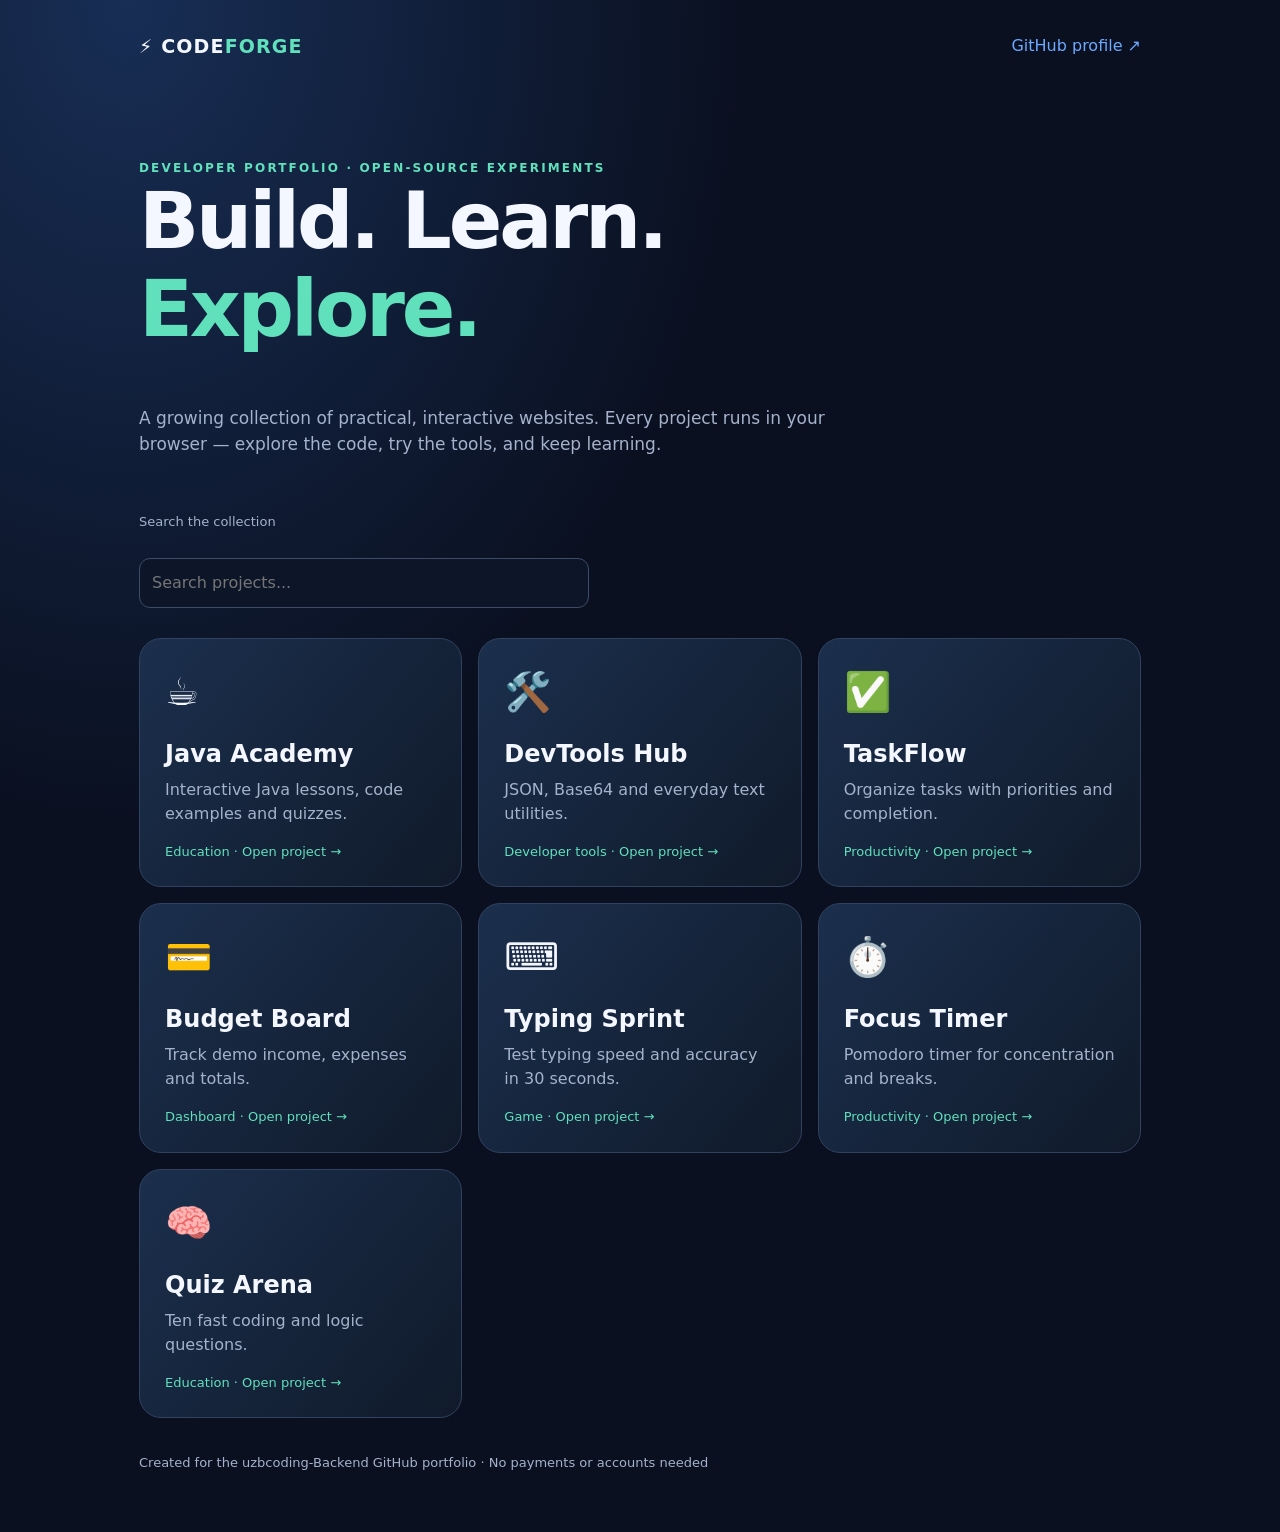
<file: index.html>
<!doctype html><html lang="en"><head><meta charset="utf-8"><meta name="viewport" content="width=device-width,initial-scale=1"><title>CodeForge · Project Collection</title><link rel="stylesheet" href="assets/common.css"><style>.header{padding:50px 0 38px}.header h1{max-width:750px;font-size:clamp(45px,7vw,79px)}.card{background:linear-gradient(130deg,#1b2f4d,#101a2a);border:1px solid #304260;border-radius:22px;padding:25px;min-height:225px;display:flex;flex-direction:column;justify-content:space-between;transition:transform .2s,border-color .2s;text-decoration:none}.card:hover{transform:translateY(-5px);border-color:#68aaff}.card h2{margin-bottom:6px}.card p{color:#a4b2cb}.card .em{font-size:38px;margin-bottom:15px}.searchbar{max-width:450px;margin:20px 0 30px}.meta{font-size:13px;color:#60e0bb}#cards{grid-template-columns:repeat(3,minmax(0,1fr))}@media(max-width:850px){#cards{grid-template-columns:repeat(2,minmax(0,1fr))}}@media(max-width:570px){#cards{grid-template-columns:1fr}}</style></head><body><div class="wrap"><div class="top"><a class="brand" href="./">⚡ CODE<span>FORGE</span></a><a class="link" href="https://github.com/uzbcoding-Backend">GitHub profile ↗</a></div><div class="header"><div class="eyebrow">Developer portfolio · Open-source experiments</div><h1>Build. Learn. <span style="color:#60e0bb">Explore.</span></h1><p class="sub">A growing collection of practical, interactive websites. Every project runs in your browser — explore the code, try the tools, and keep learning.</p></div><label for="search" class="label">Search the collection</label><input class="input searchbar" id="search" placeholder="Search projects..."><div id="cards" class="grid"></div><footer>Created for the uzbcoding-Backend GitHub portfolio · No payments or accounts needed</footer></div><script>const projects=[{name:"Java Academy",slug:"java-academy",icon:"☕",cat:"Education",desc:"Interactive Java lessons, code examples and quizzes."},{name:"DevTools Hub",slug:"devtools-hub",icon:"🛠️",cat:"Developer tools",desc:"JSON, Base64 and everyday text utilities."},{name:"TaskFlow",slug:"taskflow",icon:"✅",cat:"Productivity",desc:"Organize tasks with priorities and completion."},{name:"Budget Board",slug:"budget-board",icon:"💳",cat:"Dashboard",desc:"Track demo income, expenses and totals."},{name:"Typing Sprint",slug:"typing-sprint",icon:"⌨️",cat:"Game",desc:"Test typing speed and accuracy in 30 seconds."},{name:"Focus Timer",slug:"focus-timer",icon:"⏱️",cat:"Productivity",desc:"Pomodoro timer for concentration and breaks."},{name:"Quiz Arena",slug:"quiz-arena",icon:"🧠",cat:"Education",desc:"Ten fast coding and logic questions."}];function render(){const q=document.querySelector("#search").value.toLowerCase(),root=document.querySelector("#cards");root.replaceChildren();projects.filter(p=>(p.name+" "+p.cat+" "+p.desc).toLowerCase().includes(q)).forEach(p=>{let a=document.createElement("a");a.className="card";a.href="projects/"+p.slug+"/";let ico=document.createElement("div");ico.className="em";ico.textContent=p.icon;let title=document.createElement("h2");title.textContent=p.name;let desc=document.createElement("p");desc.textContent=p.desc;let meta=document.createElement("div");meta.className="meta";meta.textContent=p.cat+" · Open project →";let x=document.createElement("div");x.append(ico,title,desc);a.append(x,meta);root.append(a)});if(!root.children.length)root.textContent="No projects match that search."}document.querySelector("#search").addEventListener("input",render);render();</script></body></html>
</file>
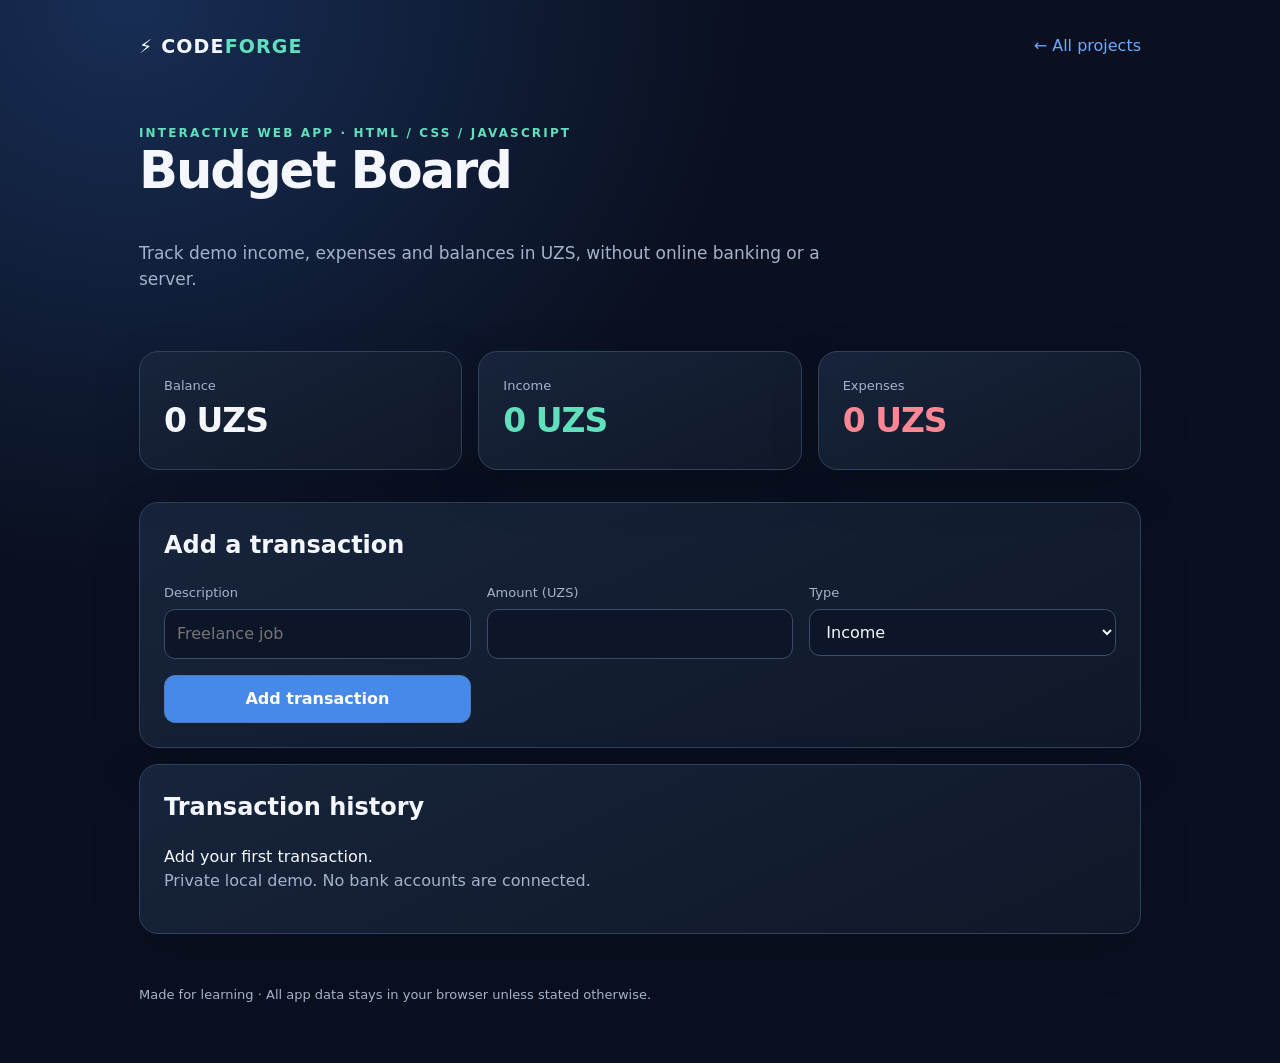
<file: projects/budget-board/index.html>
<!doctype html><html lang="en"><head><meta charset="utf-8"><meta name="viewport" content="width=device-width,initial-scale=1"><meta name="theme-color" content="#0a1020"><title>Budget Board | CodeForge</title><link rel="stylesheet" href="../../assets/common.css"></head><body><div class="wrap"><header class="top"><a class="brand" href="../../index.html">⚡ CODE<span>FORGE</span></a><a class="link" href="../../index.html">← All projects</a></header><section class="hero"><div class="eyebrow">Interactive web app · HTML / CSS / JavaScript</div><h1>Budget Board</h1><p class="sub">Track demo income, expenses and balances in UZS, without online banking or a server.</p></section>
<div class="grid3"><div class="panel"><div class="statlabel">Balance</div><div id="balance" class="stat">0</div></div><div class="panel"><div class="statlabel">Income</div><div id="income" class="stat success">0</div></div><div class="panel"><div class="statlabel">Expenses</div><div id="expense" class="stat error">0</div></div></div><section class="panel"><h2>Add a transaction</h2><form id="form" class="grid3"><div><label class="label">Description</label><input required maxlength="100" class="input" id="desc" placeholder="Freelance job"></div><div><label class="label">Amount (UZS)</label><input required min="1" max="1000000000" step="1" type="number" class="input" id="amount"></div><div><label class="label">Type</label><select id="type" class="input"><option value="income">Income</option><option value="expense">Expense</option></select></div><button class="btn">Add transaction</button></form></section><section class="panel"><h2>Transaction history</h2><div id="history"></div><p class="muted">Private local demo. No bank accounts are connected.</p></section>
<footer>Made for learning · All app data stays in your browser unless stated otherwise.</footer></div><script>"use strict";const $=s=>document.querySelector(s);const $$=s=>Array.from(document.querySelectorAll(s));const key="codeforgeBudget";let entries=[];try{entries=JSON.parse(localStorage.getItem(key)||"[]")}catch(e){};const money=n=>n.toLocaleString("en-US")+" UZS";function save(){localStorage.setItem(key,JSON.stringify(entries));render()}$("#form").onsubmit=e=>{e.preventDefault();const amount=Number($("#amount").value),desc=$("#desc").value.trim();if(!desc||!(amount>0)||!Number.isFinite(amount))return;entries.unshift({id:crypto.randomUUID(),desc,amount,type:$("#type").value});$("#form").reset();save()};function render(){let ins=entries.filter(x=>x.type==="income").reduce((s,x)=>s+x.amount,0),out=entries.filter(x=>x.type==="expense").reduce((s,x)=>s+x.amount,0);$("#income").textContent=money(ins);$("#expense").textContent=money(out);$("#balance").textContent=money(ins-out);$("#history").replaceChildren();if(!entries.length)$("#history").textContent="Add your first transaction.";entries.forEach(t=>{let row=document.createElement("div");row.className="item between";let label=document.createElement("span");label.textContent=t.desc+" · "+(t.type==="income"?"+":"−")+money(t.amount);let b=document.createElement("button");b.className="btn danger";b.textContent="Remove";b.onclick=()=>{entries=entries.filter(x=>x.id!==t.id);save()};row.append(label,b);$("#history").append(row)})}render();</script></body></html>
</file>
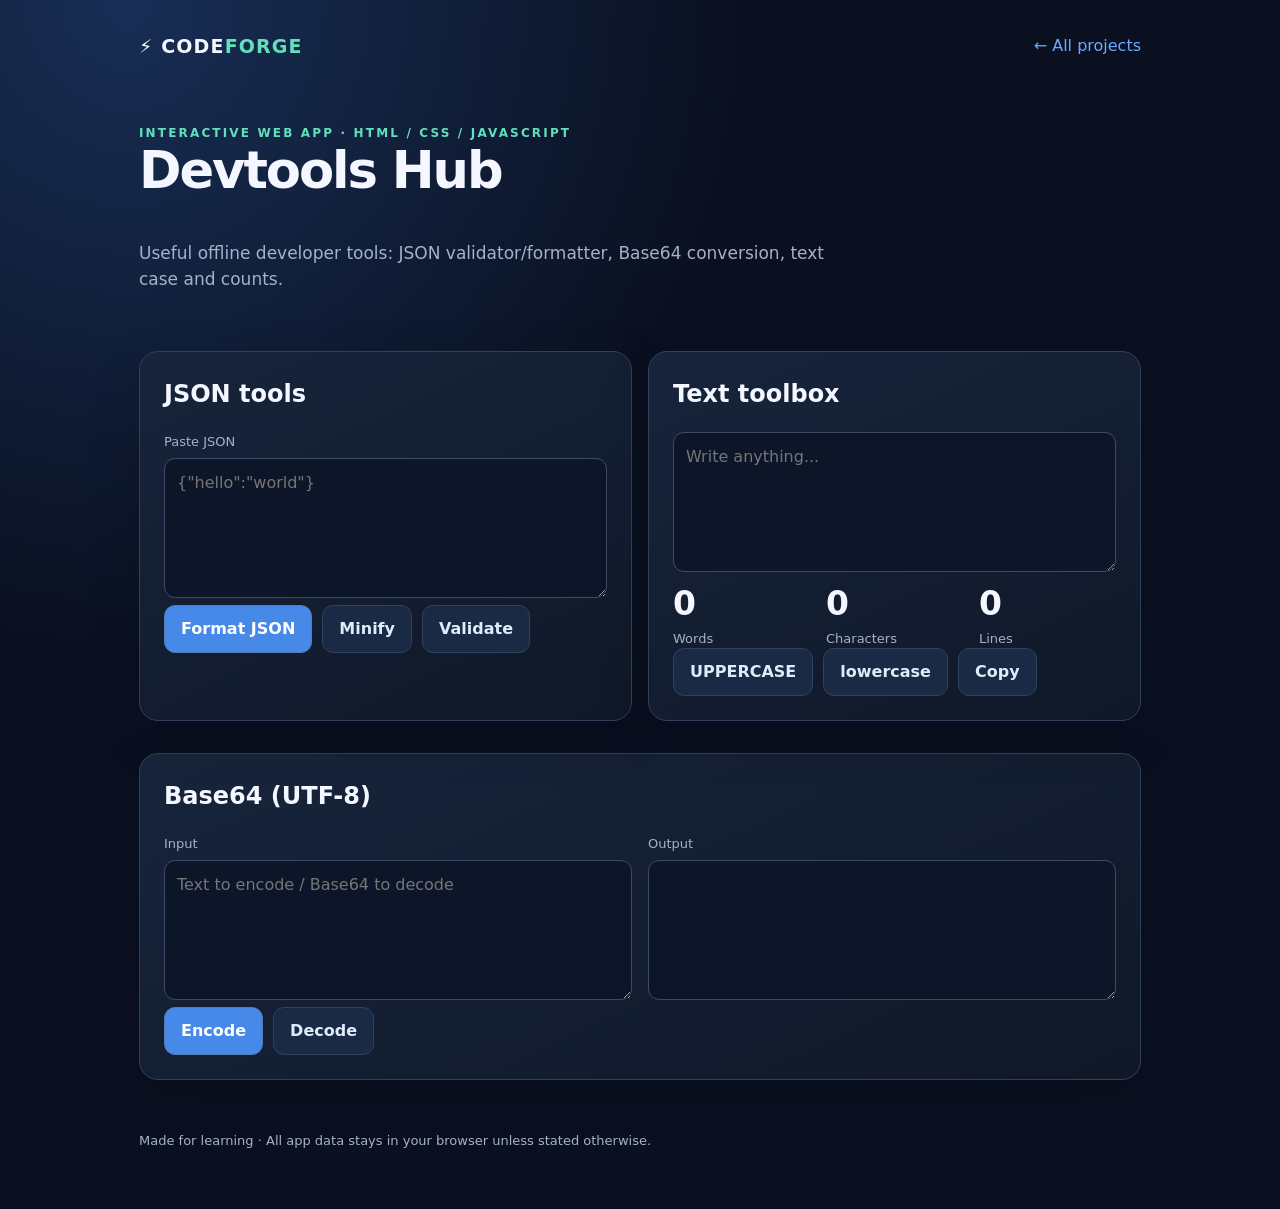
<file: projects/devtools-hub/index.html>
<!doctype html><html lang="en"><head><meta charset="utf-8"><meta name="viewport" content="width=device-width,initial-scale=1"><meta name="theme-color" content="#0a1020"><title>Devtools Hub | CodeForge</title><link rel="stylesheet" href="../../assets/common.css"></head><body><div class="wrap"><header class="top"><a class="brand" href="../../index.html">⚡ CODE<span>FORGE</span></a><a class="link" href="../../index.html">← All projects</a></header><section class="hero"><div class="eyebrow">Interactive web app · HTML / CSS / JavaScript</div><h1>Devtools Hub</h1><p class="sub">Useful offline developer tools: JSON validator/formatter, Base64 conversion, text case and counts.</p></section>
<div class="grid"><section class="panel"><h2>JSON tools</h2><label class="label" for="json">Paste JSON</label><textarea id="json" placeholder='{"hello":"world"}'></textarea><div class="row"><button id="pretty" class="btn">Format JSON</button><button id="minify" class="btn secondary">Minify</button><button id="validate" class="btn secondary">Validate</button></div><p id="jsonResult" role="status"></p></section><section class="panel"><h2>Text toolbox</h2><textarea id="text" placeholder="Write anything..."></textarea><div class="grid3"><div><div id="words" class="stat">0</div><div class="statlabel">Words</div></div><div><div id="chars" class="stat">0</div><div class="statlabel">Characters</div></div><div><div id="lines" class="stat">0</div><div class="statlabel">Lines</div></div></div><div class="row"><button id="upper" class="btn secondary">UPPERCASE</button><button id="lower" class="btn secondary">lowercase</button><button id="copy" class="btn secondary">Copy</button></div></section></div>
<div class="panel"><h2>Base64 (UTF-8)</h2><div class="grid"><div><label class="label">Input</label><textarea id="plain" placeholder="Text to encode / Base64 to decode"></textarea></div><div><label class="label">Output</label><textarea id="output" readonly></textarea></div></div><div class="row"><button class="btn" id="encode">Encode</button><button class="btn secondary" id="decode">Decode</button><span id="baseStatus" class="muted"></span></div></div>
<footer>Made for learning · All app data stays in your browser unless stated otherwise.</footer></div><script>"use strict";const $=s=>document.querySelector(s);const $$=s=>Array.from(document.querySelectorAll(s));function jsonAction(kind){try{let obj=JSON.parse($("#json").value);if(kind!=="validate")$("#json").value=JSON.stringify(obj,null,kind==="pretty"?2:0);$("#jsonResult").className="success";$("#jsonResult").textContent="✓ Valid JSON"}catch(e){$("#jsonResult").className="error";$("#jsonResult").textContent=e.message}}$("#pretty").onclick=()=>jsonAction("pretty");$("#minify").onclick=()=>jsonAction("minify");$("#validate").onclick=()=>jsonAction("validate");function count(){let t=$("#text").value;$("#words").textContent=(t.trim().match(/\S+/g)||[]).length;$("#chars").textContent=t.length;$("#lines").textContent=t.length?t.split("\n").length:0}$("#text").oninput=count;$("#upper").onclick=()=>{$("#text").value=$("#text").value.toUpperCase();count()};$("#lower").onclick=()=>{$("#text").value=$("#text").value.toLowerCase();count()};$("#copy").onclick=()=>navigator.clipboard.writeText($("#text").value).then(()=>$("#copy").textContent="Copied");function toBase64(t){let b=new TextEncoder().encode(t);let s="";for(let i=0;i<b.length;i++)s+=String.fromCharCode(b[i]);return btoa(s)}function fromBase64(t){let x=atob(t.trim()),a=new Uint8Array(x.length);for(let i=0;i<x.length;i++)a[i]=x.charCodeAt(i);return new TextDecoder("utf-8",{fatal:true}).decode(a)}$("#encode").onclick=()=>{try{$("#output").value=toBase64($("#plain").value);$("#baseStatus").textContent="Encoded"}catch(e){$("#baseStatus").textContent=e.message}};$("#decode").onclick=()=>{try{$("#output").value=fromBase64($("#plain").value);$("#baseStatus").textContent="Decoded"}catch(e){$("#baseStatus").textContent="Invalid Base64 or UTF-8"}};count();</script></body></html>
</file>
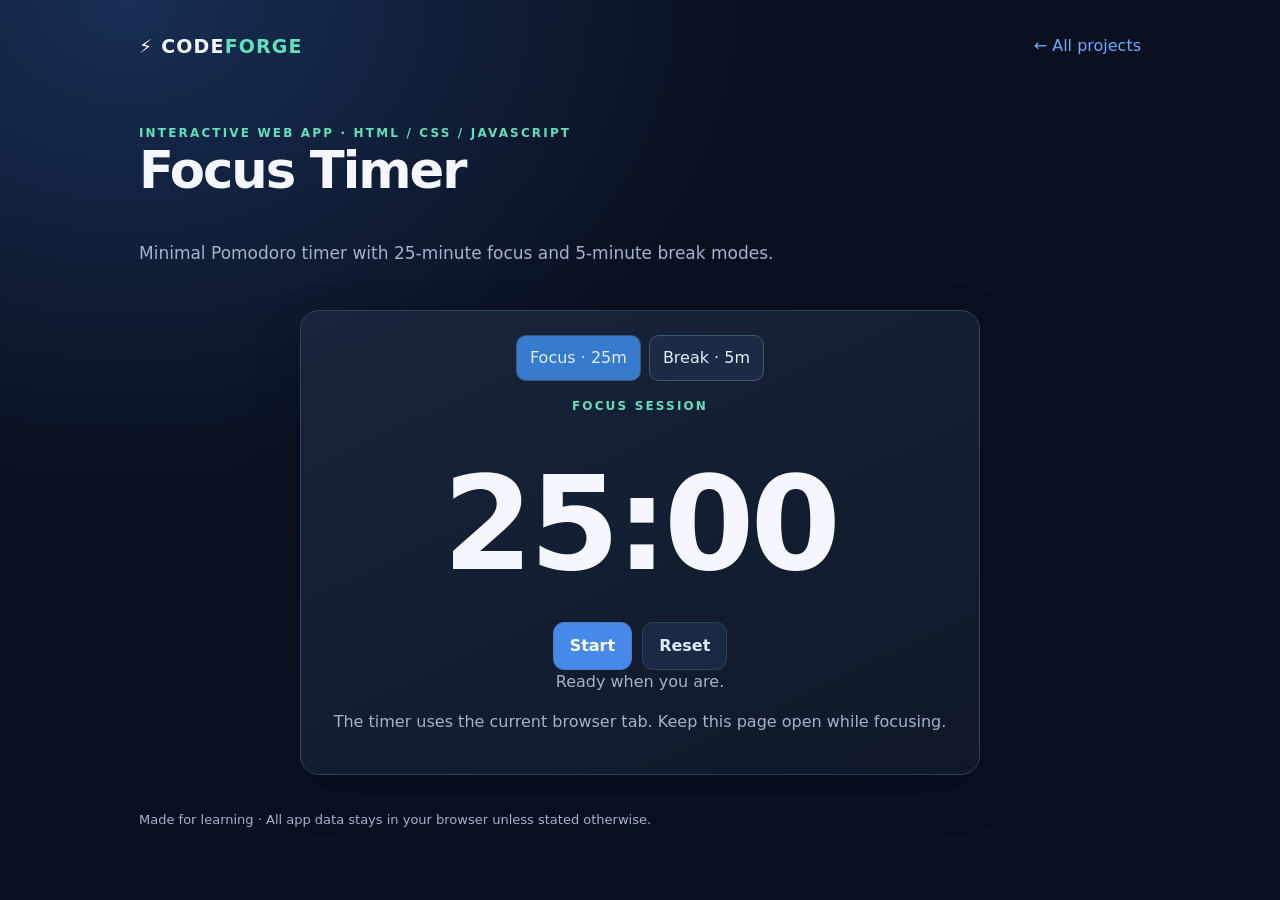
<file: projects/focus-timer/index.html>
<!doctype html><html lang="en"><head><meta charset="utf-8"><meta name="viewport" content="width=device-width,initial-scale=1"><meta name="theme-color" content="#0a1020"><title>Focus Timer | CodeForge</title><link rel="stylesheet" href="../../assets/common.css"></head><body><div class="wrap"><header class="top"><a class="brand" href="../../index.html">⚡ CODE<span>FORGE</span></a><a class="link" href="../../index.html">← All projects</a></header><section class="hero"><div class="eyebrow">Interactive web app · HTML / CSS / JavaScript</div><h1>Focus Timer</h1><p class="sub">Minimal Pomodoro timer with 25-minute focus and 5-minute break modes.</p></section>
<div class="panel" style="max-width:680px;margin:auto;text-align:center"><div class="tabs" style="justify-content:center"><button class="active" id="focus">Focus · 25m</button><button id="break">Break · 5m</button></div><p class="eyebrow" id="mode">FOCUS SESSION</p><div class="stat" id="clock" style="font-size:clamp(78px,14vw,130px);line-height:1.5">25:00</div><div class="row" style="justify-content:center"><button class="btn" id="start">Start</button><button class="btn secondary" id="reset">Reset</button></div><p id="status" class="muted">Ready when you are.</p><p class="muted">The timer uses the current browser tab. Keep this page open while focusing.</p></div>
<footer>Made for learning · All app data stays in your browser unless stated otherwise.</footer></div><script>"use strict";const $=s=>document.querySelector(s);const $$=s=>Array.from(document.querySelectorAll(s));let seconds=1500,mode="focus",timer=null,endAt=0;function display(){let m=Math.floor(seconds/60),s=seconds%60;$("#clock").textContent=String(m).padStart(2,"0")+":"+String(s).padStart(2,"0");document.title=$("#clock").textContent+" · Focus Timer"}function pause(){if(timer){seconds=Math.max(0,Math.ceil((endAt-Date.now())/1000));clearInterval(timer);timer=null;$("#start").textContent="Resume";display()}}function reset(){pause();seconds=mode==="focus"?1500:300;$("#start").textContent="Start";$("#status").textContent="Ready when you are.";display()}function switchMode(m){mode=m;$("#focus").className=m==="focus"?"active":"";$("#break").className=m==="break"?"active":"";$("#mode").textContent=m==="focus"?"FOCUS SESSION":"SHORT BREAK";reset()}$("#focus").onclick=()=>switchMode("focus");$("#break").onclick=()=>switchMode("break");$("#start").onclick=()=>{if(timer){pause();return}if(seconds===0)reset();endAt=Date.now()+seconds*1000;$("#start").textContent="Pause";$("#status").textContent="Session running...";timer=setInterval(()=>{seconds=Math.max(0,Math.ceil((endAt-Date.now())/1000));display();if(seconds===0){clearInterval(timer);timer=null;$("#start").textContent="Start";$("#status").textContent="Session complete! Switch modes or reset."}},250)};$("#reset").onclick=reset;display();</script></body></html>
</file>
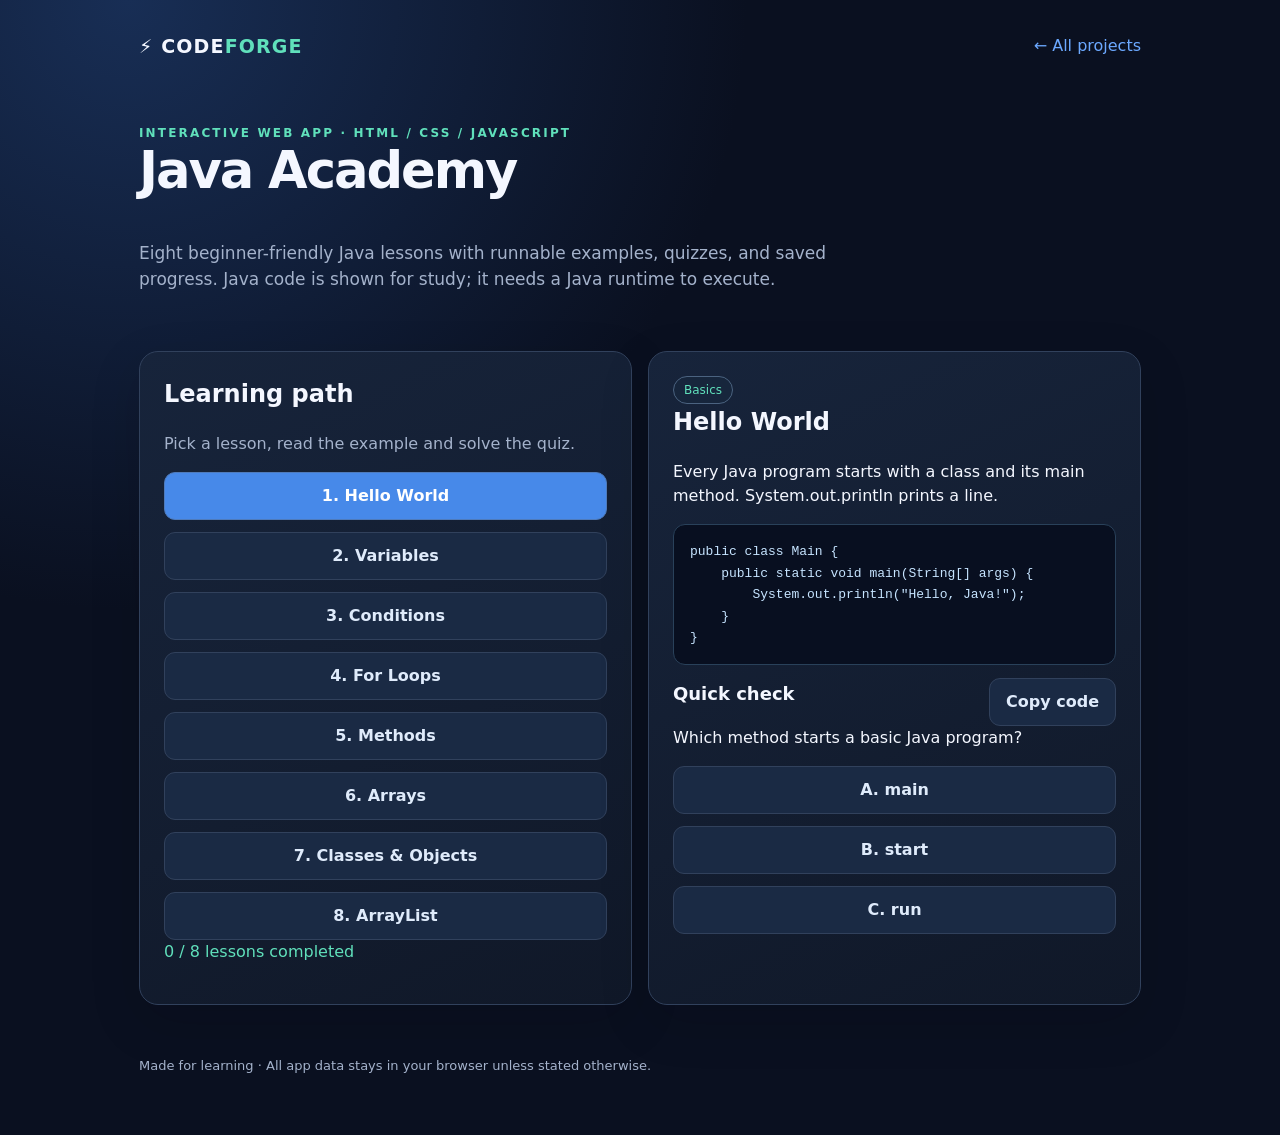
<file: projects/java-academy/index.html>
<!doctype html><html lang="en"><head><meta charset="utf-8"><meta name="viewport" content="width=device-width,initial-scale=1"><meta name="theme-color" content="#0a1020"><title>Java Academy | CodeForge</title><link rel="stylesheet" href="../../assets/common.css"></head><body><div class="wrap"><header class="top"><a class="brand" href="../../index.html">⚡ CODE<span>FORGE</span></a><a class="link" href="../../index.html">← All projects</a></header><section class="hero"><div class="eyebrow">Interactive web app · HTML / CSS / JavaScript</div><h1>Java Academy</h1><p class="sub">Eight beginner-friendly Java lessons with runnable examples, quizzes, and saved progress. Java code is shown for study; it needs a Java runtime to execute.</p></section>
<div class="grid"><aside class="panel"><h2>Learning path</h2><p class="muted">Pick a lesson, read the example and solve the quiz.</p><div class="stack" id="lessons"></div><p id="progress" class="success"></p></aside><article class="panel"><span class="pill" id="topicTag"></span><h2 id="topic"></h2><p id="explain"></p><pre><code id="sample"></code></pre><div class="between"><h3>Quick check</h3><button id="copy" class="btn secondary">Copy code</button></div><p id="question"></p><div id="answers" class="stack"></div><p id="feedback" role="status"></p></article></div>
<footer>Made for learning · All app data stays in your browser unless stated otherwise.</footer></div><script>"use strict";const $=s=>document.querySelector(s);const $$=s=>Array.from(document.querySelectorAll(s));const lessons=[
{t:"Hello World",tag:"Basics",d:"Every Java program starts with a class and its main method. System.out.println prints a line.",code:'public class Main {\n    public static void main(String[] args) {\n        System.out.println("Hello, Java!");\n    }\n}',q:"Which method starts a basic Java program?",a:["main","start","run"],right:0},
{t:"Variables",tag:"Basics",d:"Variables have declared types. Use int for whole numbers, double for decimals and String for text.",code:'int age = 14;\ndouble price = 9.99;\nString name = "Alex";\nSystem.out.println(name);',q:"Which type stores whole numbers?",a:["String","int","boolean"],right:1},
{t:"Conditions",tag:"Logic",d:"Use if, else if and else to execute code based on boolean expressions.",code:'int score = 88;\nif (score >= 60) {\n    System.out.println("Passed");\n} else {\n    System.out.println("Try again");\n}',q:"What does >= mean?",a:["Greater than or equal to","Always equals","Not equal"],right:0},
{t:"For Loops",tag:"Logic",d:"A for loop repeats an action a known number of times.",code:'for (int i = 1; i <= 5; i++) {\n    System.out.println(i);\n}',q:"How many times does this loop run?",a:["4","5","6"],right:1},
{t:"Methods",tag:"Functions",d:"Methods group reusable logic. A return statement sends a value back.",code:'static int add(int a, int b) {\n    return a + b;\n}\n// add(2, 3) returns 5',q:"What is the result of add(2, 3)?",a:["5","23","6"],right:0},
{t:"Arrays",tag:"Data",d:"Arrays store a fixed-size collection of values of the same type. Indexing starts at zero.",code:'int[] nums = {10, 20, 30};\nSystem.out.println(nums[0]);',q:"What is nums[0]?",a:["20","10","30"],right:1},
{t:"Classes & Objects",tag:"OOP",d:"Classes are blueprints. Objects are instances of classes and can hold state.",code:'class Dog {\n    String name;\n    Dog(String name) { this.name = name; }\n}\nDog pet = new Dog("Rex");',q:"Which keyword creates an object?",a:["new","make","object"],right:0},
{t:"ArrayList",tag:"Collections",d:"ArrayList grows dynamically; import it from java.util.",code:'import java.util.ArrayList;\nArrayList<String> names = new ArrayList<>();\nnames.add("Sam");\nSystem.out.println(names.size());',q:"Which method appends an item?",a:["push()","add()","append()"],right:1}
];let selected=0;let done=[];try{done=JSON.parse(localStorage.getItem("javaAcademyDone")||"[]")}catch(e){};function render(){const m=lessons[selected];$("#topic").textContent=m.t;$("#topicTag").textContent=m.tag;$("#explain").textContent=m.d;$("#sample").textContent=m.code;$("#question").textContent=m.q;$("#feedback").textContent="";$("#answers").replaceChildren();m.a.forEach((answer,i)=>{const b=document.createElement("button");b.className="btn secondary";b.textContent=String.fromCharCode(65+i)+". "+answer;b.onclick=()=>{const ok=i===m.right;$("#feedback").className=ok?"success":"error";$("#feedback").textContent=ok?"Correct! Lesson completed.":"Not quite. Read the lesson and try again.";if(ok&&!done.includes(selected)){done.push(selected);localStorage.setItem("javaAcademyDone",JSON.stringify(done));renderButtons()}};$("#answers").append(b)});renderButtons()}function renderButtons(){$("#lessons").replaceChildren();lessons.forEach((m,i)=>{let b=document.createElement("button");b.className="btn "+(i===selected?"":"secondary");b.textContent=(done.includes(i)?"✓ ":"")+(i+1)+". "+m.t;b.onclick=()=>{selected=i;render()};$("#lessons").append(b)});$("#progress").textContent=done.length+" / "+lessons.length+" lessons completed"}$("#copy").onclick=()=>navigator.clipboard.writeText(lessons[selected].code).then(()=>$("#copy").textContent="Copied!").catch(()=>$("#copy").textContent="Select code to copy");render();</script></body></html>
</file>
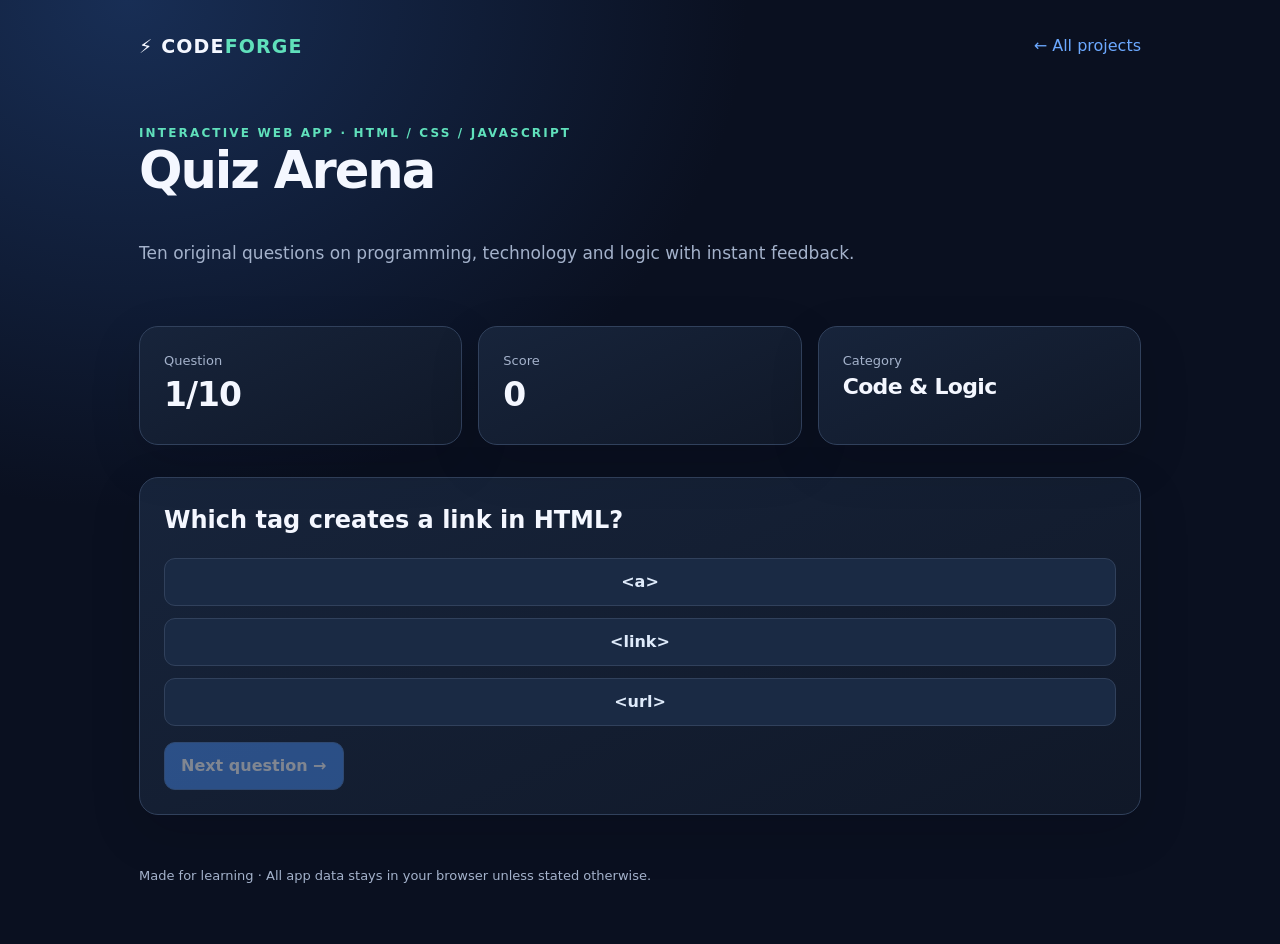
<file: projects/quiz-arena/index.html>
<!doctype html><html lang="en"><head><meta charset="utf-8"><meta name="viewport" content="width=device-width,initial-scale=1"><meta name="theme-color" content="#0a1020"><title>Quiz Arena | CodeForge</title><link rel="stylesheet" href="../../assets/common.css"></head><body><div class="wrap"><header class="top"><a class="brand" href="../../index.html">⚡ CODE<span>FORGE</span></a><a class="link" href="../../index.html">← All projects</a></header><section class="hero"><div class="eyebrow">Interactive web app · HTML / CSS / JavaScript</div><h1>Quiz Arena</h1><p class="sub">Ten original questions on programming, technology and logic with instant feedback.</p></section>
<div class="grid3"><div class="panel"><div class="statlabel">Question</div><div id="number" class="stat">1/10</div></div><div class="panel"><div class="statlabel">Score</div><div id="score" class="stat">0</div></div><div class="panel"><div class="statlabel">Category</div><div class="stat" style="font-size:22px">Code & Logic</div></div></div><div class="panel"><h2 id="question"></h2><div class="stack" id="choices"></div><p id="feedback" role="status"></p><button id="next" class="btn" disabled>Next question →</button></div>
<footer>Made for learning · All app data stays in your browser unless stated otherwise.</footer></div><script>"use strict";const $=s=>document.querySelector(s);const $$=s=>Array.from(document.querySelectorAll(s));const questions=[{q:"Which tag creates a link in HTML?",a:["<a>","<link>","<url>"],r:0},{q:"Which Python symbol starts a comment?",a:["//","#","<!--"],r:1},{q:"What is 7 × 8?",a:["54","56","64"],r:1},{q:"Which method adds an element to a JavaScript array?",a:["push()","join()","split()"],r:0},{q:"What does CSS control?",a:["Page appearance","Server memory","File compression"],r:0},{q:"Which value is Boolean?",a:["42","true","hello"],r:1},{q:"How many bits make a byte?",a:["4","8","16"],r:1},{q:"What does Git track?",a:["Code changes","Weather","RAM temperature"],r:0},{q:"Which HTTP method commonly reads data?",a:["POST","DELETE","GET"],r:2},{q:"What is 2 to the power of 5?",a:["10","25","32"],r:2}];let i=0,score=0,answered=false;function render(){answered=false;$("#next").disabled=true;$("#feedback").textContent="";$("#number").textContent=Math.min(i+1,questions.length)+"/"+questions.length;$("#score").textContent=score;$("#choices").replaceChildren();if(i>=questions.length){$("#question").textContent="Finished! You scored "+score+"/"+questions.length+".";$("#next").disabled=false;$("#next").textContent="Play again";return}let q=questions[i];$("#question").textContent=q.q;q.a.forEach((a,j)=>{let b=document.createElement("button");b.className="btn secondary";b.textContent=a;b.onclick=()=>{if(answered)return;answered=true;const ok=j===q.r;if(ok)score++;$("#feedback").textContent=ok?"Correct!":"Correct answer: "+q.a[q.r];$("#feedback").className=ok?"success":"error";$("#score").textContent=score;$("#next").disabled=false;$$('#choices button').forEach(x=>x.disabled=true)};$("#choices").append(b)})}$("#next").onclick=()=>{if(i>=questions.length){i=0;score=0;$("#next").textContent="Next question →"}else i++;render()};render();</script></body></html>
</file>
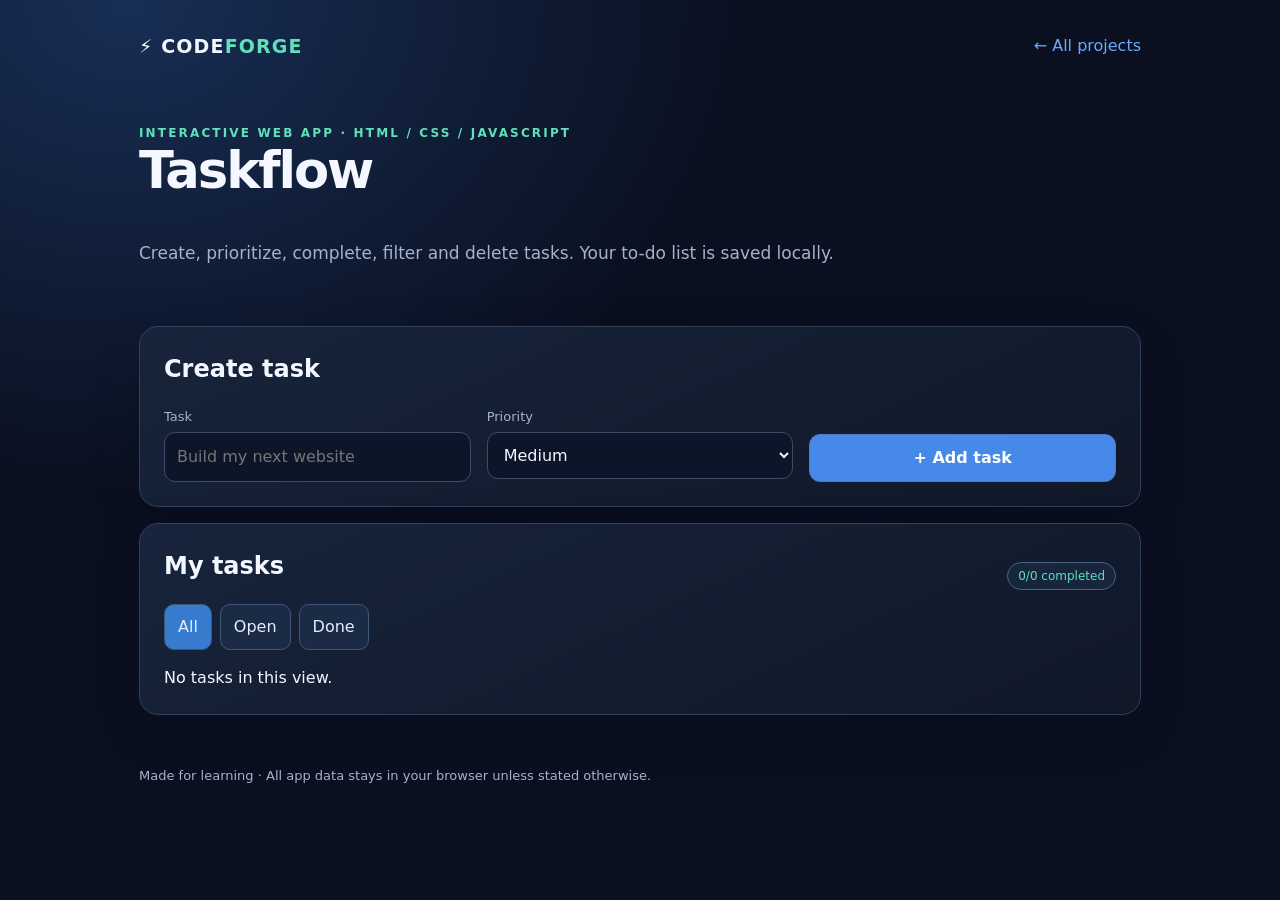
<file: projects/taskflow/index.html>
<!doctype html><html lang="en"><head><meta charset="utf-8"><meta name="viewport" content="width=device-width,initial-scale=1"><meta name="theme-color" content="#0a1020"><title>Taskflow | CodeForge</title><link rel="stylesheet" href="../../assets/common.css"></head><body><div class="wrap"><header class="top"><a class="brand" href="../../index.html">⚡ CODE<span>FORGE</span></a><a class="link" href="../../index.html">← All projects</a></header><section class="hero"><div class="eyebrow">Interactive web app · HTML / CSS / JavaScript</div><h1>Taskflow</h1><p class="sub">Create, prioritize, complete, filter and delete tasks. Your to-do list is saved locally.</p></section>
<div class="panel"><h2>Create task</h2><form id="form" class="grid3"><div><label class="label">Task</label><input required maxlength="120" class="input" id="title" placeholder="Build my next website"></div><div><label class="label">Priority</label><select class="input" id="priority"><option>Medium</option><option>High</option><option>Low</option></select></div><div style="align-self:end"><button class="btn" style="width:100%">+ Add task</button></div></form></div><div class="panel"><div class="between"><h2>My tasks</h2><span id="counter" class="pill"></span></div><div class="tabs" id="tabs"></div><div id="items"></div></div>
<footer>Made for learning · All app data stays in your browser unless stated otherwise.</footer></div><script>"use strict";const $=s=>document.querySelector(s);const $$=s=>Array.from(document.querySelectorAll(s));const key="codeforgeTasks";let tasks=[];try{tasks=JSON.parse(localStorage.getItem(key)||"[]")}catch(e){};let filter="All";function save(){localStorage.setItem(key,JSON.stringify(tasks));render()}$("#form").onsubmit=e=>{e.preventDefault();let name=$("#title").value.trim();if(!name)return;tasks.unshift({id:crypto.randomUUID(),name,priority:$("#priority").value,done:false});$("#title").value="";save()};function render(){$("#tabs").replaceChildren();["All","Open","Done"].forEach(f=>{let b=document.createElement("button");b.className=f===filter?"active":"";b.textContent=f;b.onclick=()=>{filter=f;render()};$("#tabs").append(b)});$("#counter").textContent=tasks.filter(x=>x.done).length+"/"+tasks.length+" completed";$("#items").replaceChildren();let shown=tasks.filter(t=>filter==="All"||(filter==="Open"?!t.done:t.done));if(!shown.length)$("#items").textContent="No tasks in this view.";shown.forEach(task=>{let row=document.createElement("div");row.className="item between";let left=document.createElement("label");left.className="row";let check=document.createElement("input");check.type="checkbox";check.checked=task.done;check.onchange=()=>{task.done=check.checked;save()};let name=document.createElement("span");name.textContent=task.name+" · "+task.priority;name.style.textDecoration=task.done?"line-through":"none";left.append(check,name);let del=document.createElement("button");del.className="btn danger";del.textContent="Delete";del.onclick=()=>{tasks=tasks.filter(x=>x.id!==task.id);save()};row.append(left,del);$("#items").append(row)})}render();</script></body></html>
</file>
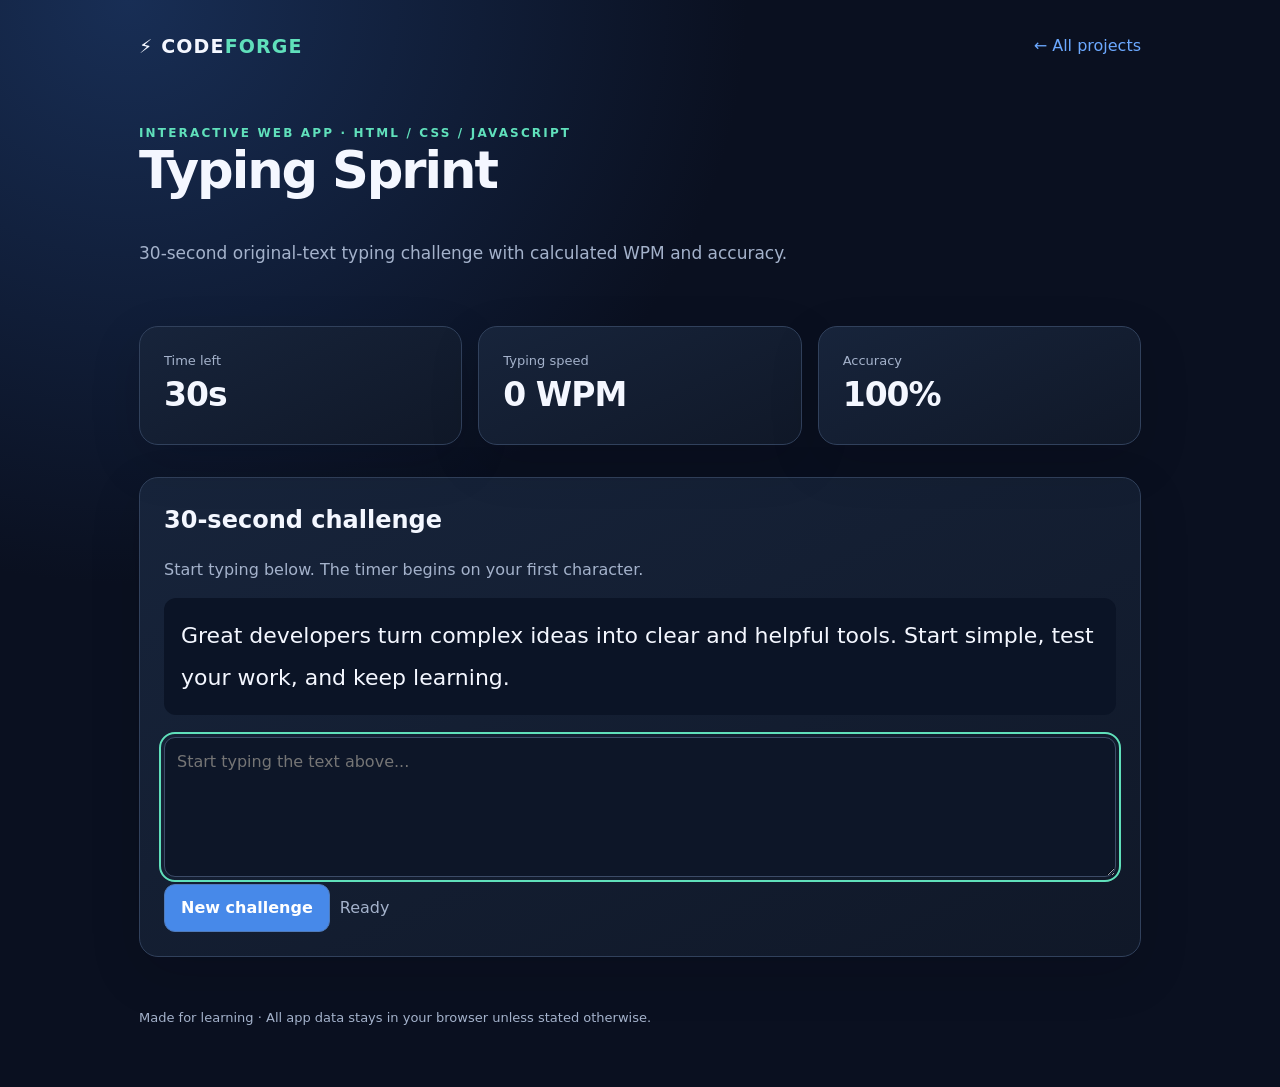
<file: projects/typing-sprint/index.html>
<!doctype html><html lang="en"><head><meta charset="utf-8"><meta name="viewport" content="width=device-width,initial-scale=1"><meta name="theme-color" content="#0a1020"><title>Typing Sprint | CodeForge</title><link rel="stylesheet" href="../../assets/common.css"></head><body><div class="wrap"><header class="top"><a class="brand" href="../../index.html">⚡ CODE<span>FORGE</span></a><a class="link" href="../../index.html">← All projects</a></header><section class="hero"><div class="eyebrow">Interactive web app · HTML / CSS / JavaScript</div><h1>Typing Sprint</h1><p class="sub">30-second original-text typing challenge with calculated WPM and accuracy.</p></section>
<div class="grid3"><div class="panel"><div class="statlabel">Time left</div><div id="time" class="stat">30s</div></div><div class="panel"><div class="statlabel">Typing speed</div><div id="wpm" class="stat">0 WPM</div></div><div class="panel"><div class="statlabel">Accuracy</div><div id="accuracy" class="stat">100%</div></div></div><section class="panel"><h2>30-second challenge</h2><p class="muted">Start typing below. The timer begins on your first character.</p><p id="prompt" style="font-size:22px;line-height:1.9;background:#0b1426;border-radius:12px;padding:17px"></p><textarea id="typing" placeholder="Start typing the text above..."></textarea><div class="row"><button id="restart" class="btn">New challenge</button><span id="status" class="muted"></span></div></section>
<footer>Made for learning · All app data stays in your browser unless stated otherwise.</footer></div><script>"use strict";const $=s=>document.querySelector(s);const $$=s=>Array.from(document.querySelectorAll(s));const samples=["Programming is a skill built one small step at a time. Practice every day and stay curious about how the web works.","Great developers turn complex ideas into clear and helpful tools. Start simple, test your work, and keep learning.","A clean codebase uses readable names and small functions. Strong habits help every programmer grow with confidence.","Learning keyboard shortcuts saves time when working on projects. Accuracy comes first and speed follows with practice."];let target="",remaining=30,timer=null,started=false;function newGame(){clearInterval(timer);started=false;remaining=30;target=samples[Math.floor(Math.random()*samples.length)];$("#prompt").textContent=target;$("#typing").value="";$("#typing").disabled=false;$("#time").textContent="30s";$("#wpm").textContent="0 WPM";$("#accuracy").textContent="100%";$("#status").textContent="Ready";$("#typing").focus()}function stats(){let value=$("#typing").value,correct=0;for(let i=0;i<value.length;i++)if(value[i]===target[i])correct++;let elapsed=Math.max(1,30-remaining),wpm=Math.round(correct/5/(elapsed/60));$("#wpm").textContent=wpm+" WPM";$("#accuracy").textContent=(value.length?Math.round(correct/value.length*100):100)+"%";if(value===target)end("Perfect! Challenge completed.")}function end(msg){clearInterval(timer);$("#typing").disabled=true;$("#status").textContent=msg}$("#typing").oninput=()=>{if(!started){started=true;$("#status").textContent="Typing...";timer=setInterval(()=>{remaining--;$("#time").textContent=remaining+"s";stats();if(remaining<=0)end("Time is up!")},1000)}stats()};$("#restart").onclick=newGame;newGame();</script></body></html>
</file>
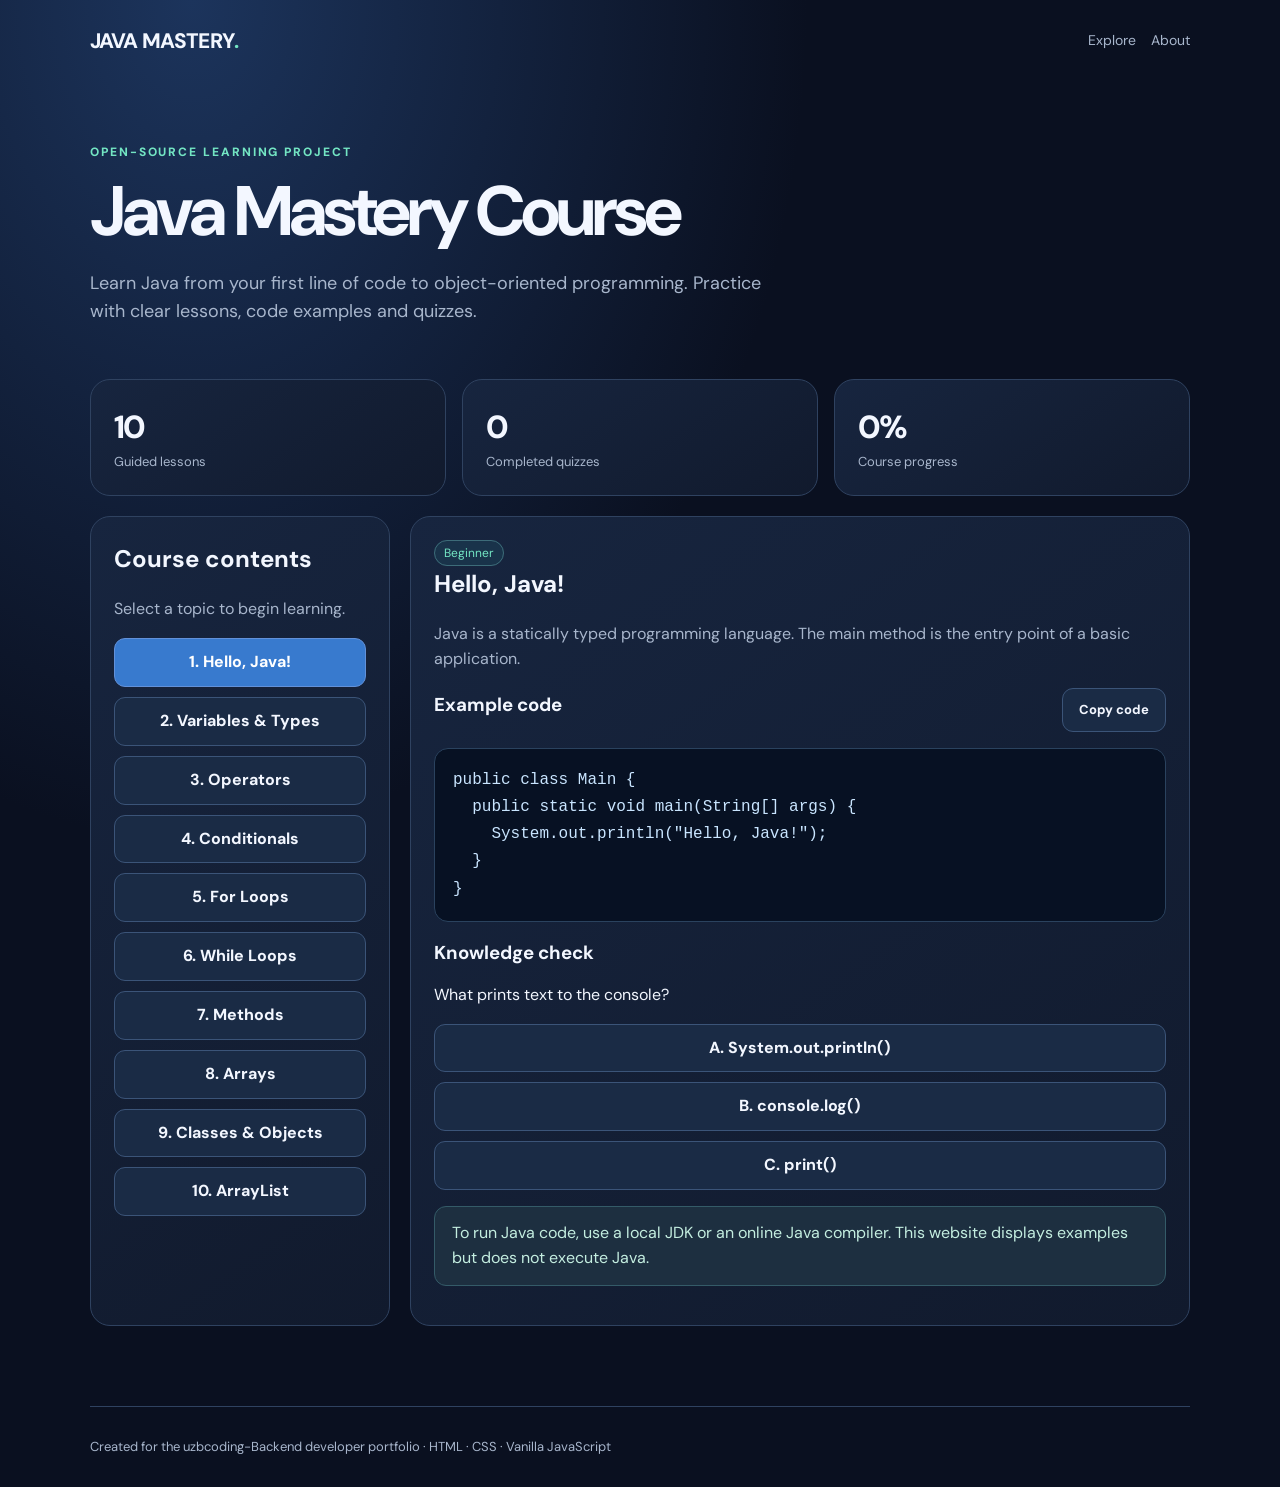
<file: repository-starters/java-mastery-course/index.html>
<!doctype html>
<html lang="en"><head><meta charset="utf-8"><meta name="viewport" content="width=device-width, initial-scale=1"><meta name="description" content="Learn Java from your first line of code to object-oriented programming. Practice with clear lessons, code examples and quizzes."><title>Java Mastery Course</title><link rel="stylesheet" href="./style.css"></head>
<body><div class="container"><header class="top"><a class="logo" href="./">JAVA MASTERY<strong>.</strong></a><nav><a href="#main">Explore</a><a href="#about">About</a></nav></header>
<section class="hero"><div class="eyebrow">Open-source learning project</div><h1>Java Mastery Course</h1><p>Learn Java from your first line of code to object-oriented programming. Practice with clear lessons, code examples and quizzes.</p></section>
<main id="main"><div class="stats"><div class="card"><div class="number">10</div><div class="meta">Guided lessons</div></div><div class="card"><div class="number" id="completed">0</div><div class="meta">Completed quizzes</div></div><div class="card"><div class="number" id="progress">0%</div><div class="meta">Course progress</div></div></div>
<div class="layout"><aside class="card"><h2>Course contents</h2><p class="muted">Select a topic to begin learning.</p><div class="stack" id="lessonList"></div></aside><article class="card"><span id="level" class="pill">Beginner</span><h2 id="heading">Welcome</h2><p id="explanation" class="muted">Select a lesson.</p><div class="between"><h3>Example code</h3><button class="btn secondary small" id="copy">Copy code</button></div><pre id="code"></pre><h3>Knowledge check</h3><p id="question"></p><div id="choices" class="stack"></div><p id="result" role="status"></p><div class="notice">To run Java code, use a local JDK or an online Java compiler. This website displays examples but does not execute Java.</div></article></div></main><footer id="about">Created for the uzbcoding-Backend developer portfolio · HTML · CSS · Vanilla JavaScript</footer></div><script src="./script.js" defer></script></body></html>
</file>
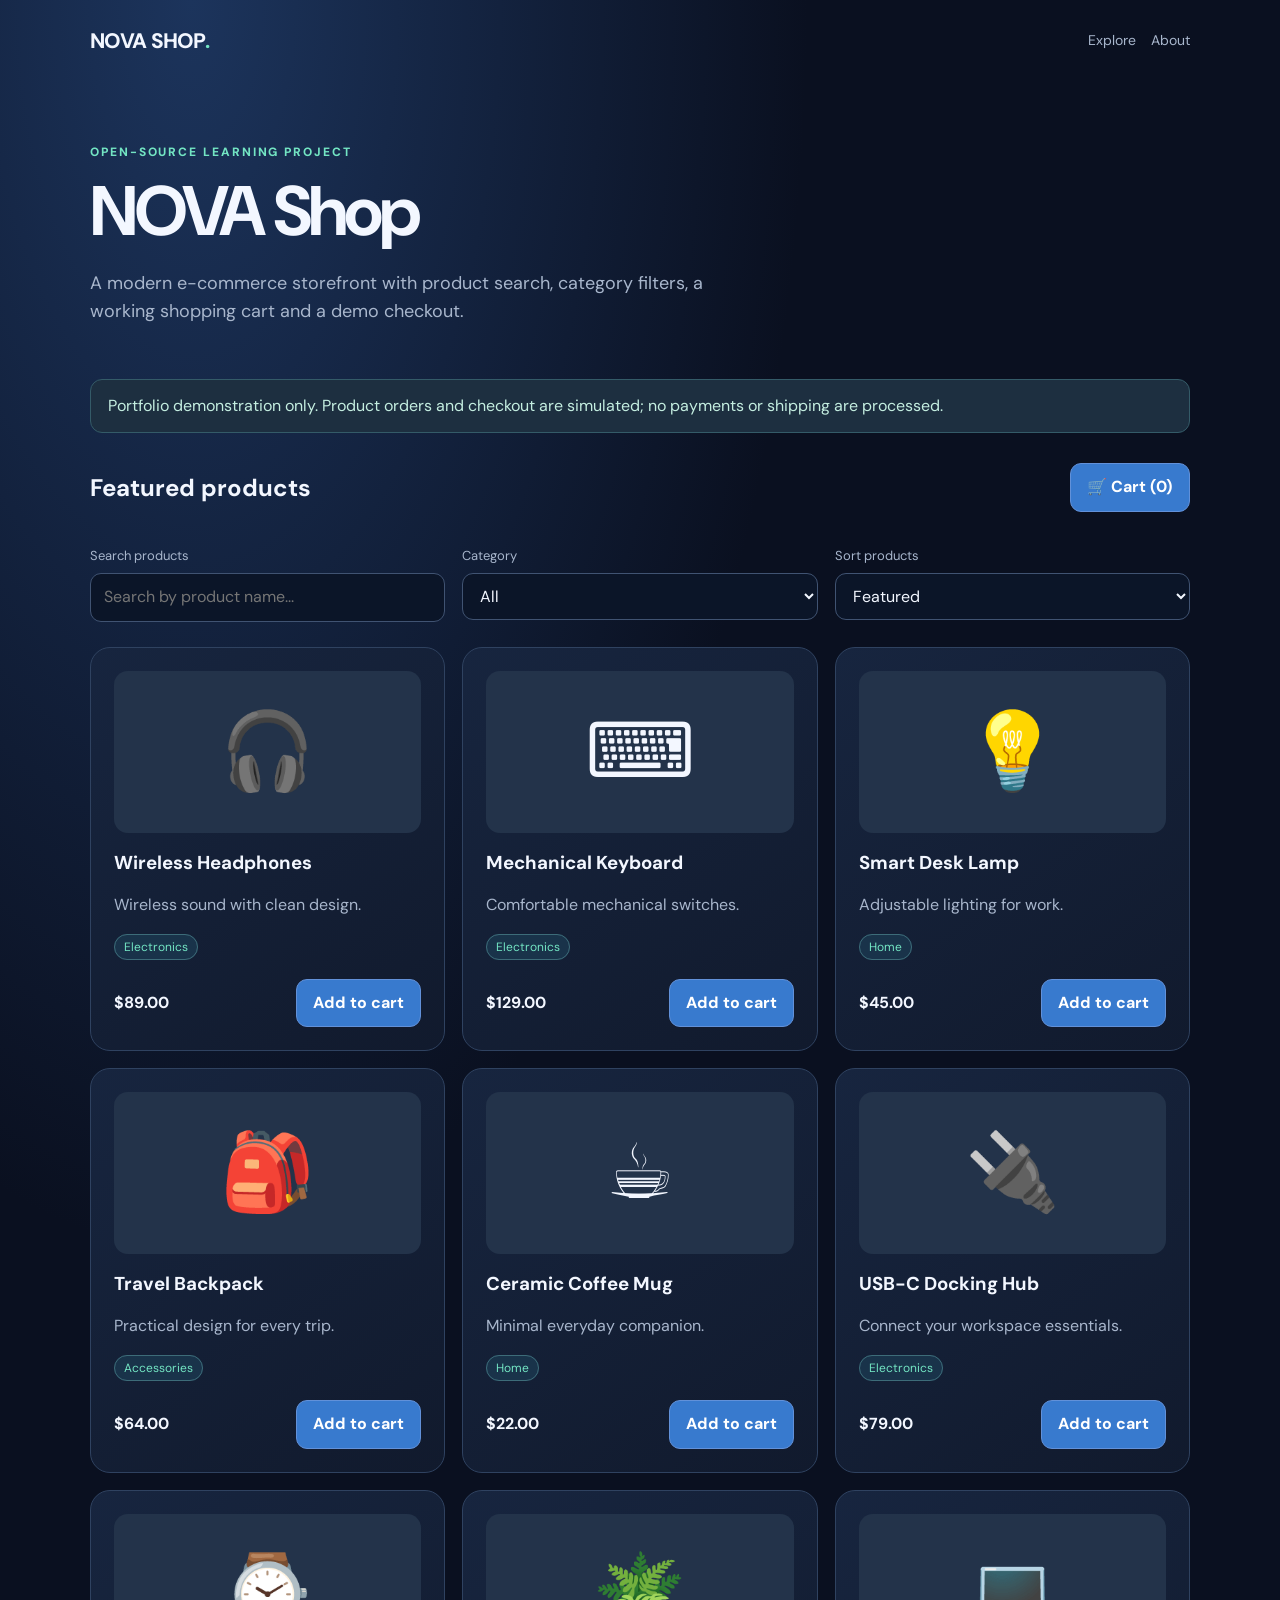
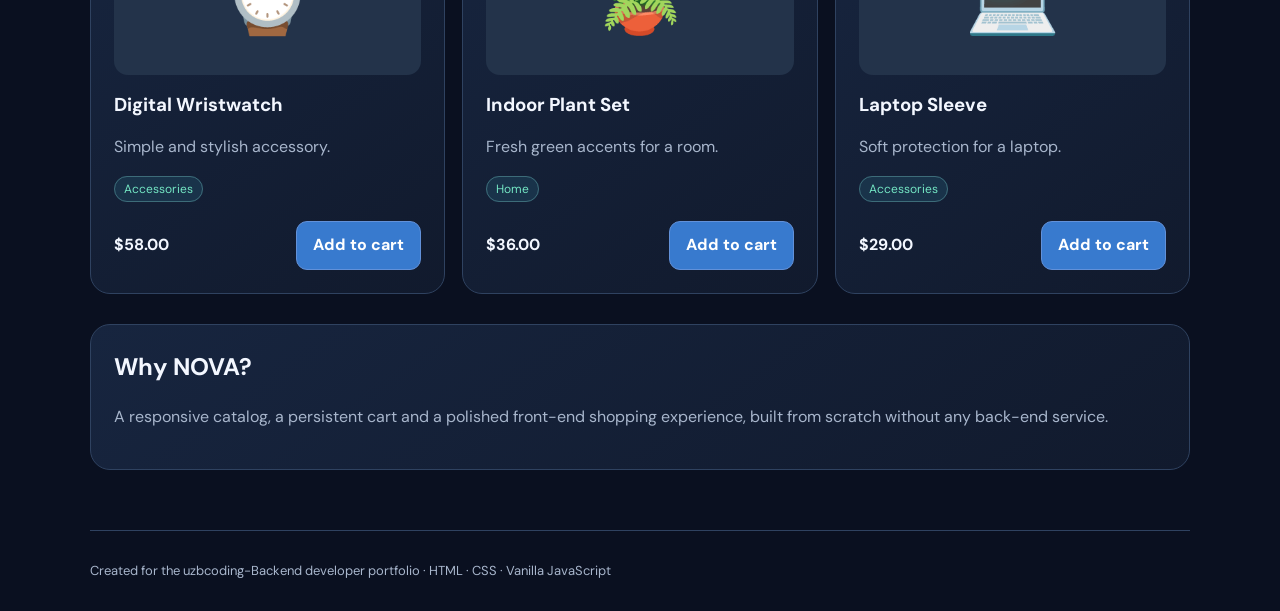
<file: repository-starters/nova-shop/index.html>
<!doctype html>
<html lang="en"><head><meta charset="utf-8"><meta name="viewport" content="width=device-width, initial-scale=1"><meta name="description" content="A modern e-commerce storefront with product search, category filters, a working shopping cart and a demo checkout."><title>NOVA Shop</title><link rel="stylesheet" href="./style.css"></head>
<body><div class="container"><header class="top"><a class="logo" href="./">NOVA SHOP<strong>.</strong></a><nav><a href="#main">Explore</a><a href="#about">About</a></nav></header>
<section class="hero"><div class="eyebrow">Open-source learning project</div><h1>NOVA Shop</h1><p>A modern e-commerce storefront with product search, category filters, a working shopping cart and a demo checkout.</p></section>
<main id="main"><div class="notice">Portfolio demonstration only. Product orders and checkout are simulated; no payments or shipping are processed.</div>
<div class="between" style="margin-bottom:20px"><h2>Featured products</h2><button id="openCart" class="btn">🛒 Cart (<span id="cartCount">0</span>)</button></div>
<div class="grid" style="margin-bottom:25px"><div><label for="search">Search products</label><input id="search" placeholder="Search by product name..."></div><div><label for="category">Category</label><select id="category"><option>All</option><option>Electronics</option><option>Accessories</option><option>Home</option></select></div><div><label for="sort">Sort products</label><select id="sort"><option value="default">Featured</option><option value="low">Price: low to high</option><option value="high">Price: high to low</option></select></div></div>
<div class="grid" id="products"></div><section class="card" style="margin-top:30px"><h2>Why NOVA?</h2><p class="muted">A responsive catalog, a persistent cart and a polished front-end shopping experience, built from scratch without any back-end service.</p></section>
<div id="cartDialog" role="dialog" aria-modal="true" aria-labelledby="cartHeading" hidden style="position:fixed;inset:0;z-index:20;background:#000c;overflow:auto"><div class="container" style="max-width:670px;margin:40px auto"><div class="card"><div class="between"><h2 id="cartHeading">Shopping cart</h2><button class="btn secondary" id="closeCart">Close</button></div><div id="cartItems"></div><div class="between" style="padding:15px 0"><strong>Total</strong><strong id="total">$0.00</strong></div><button class="btn" id="checkout">Place demo order</button><p class="tip">Demo checkout saves an order record in this browser only.</p></div></div></div></main><footer id="about">Created for the uzbcoding-Backend developer portfolio · HTML · CSS · Vanilla JavaScript</footer></div><script src="./script.js" defer></script></body></html>
</file>
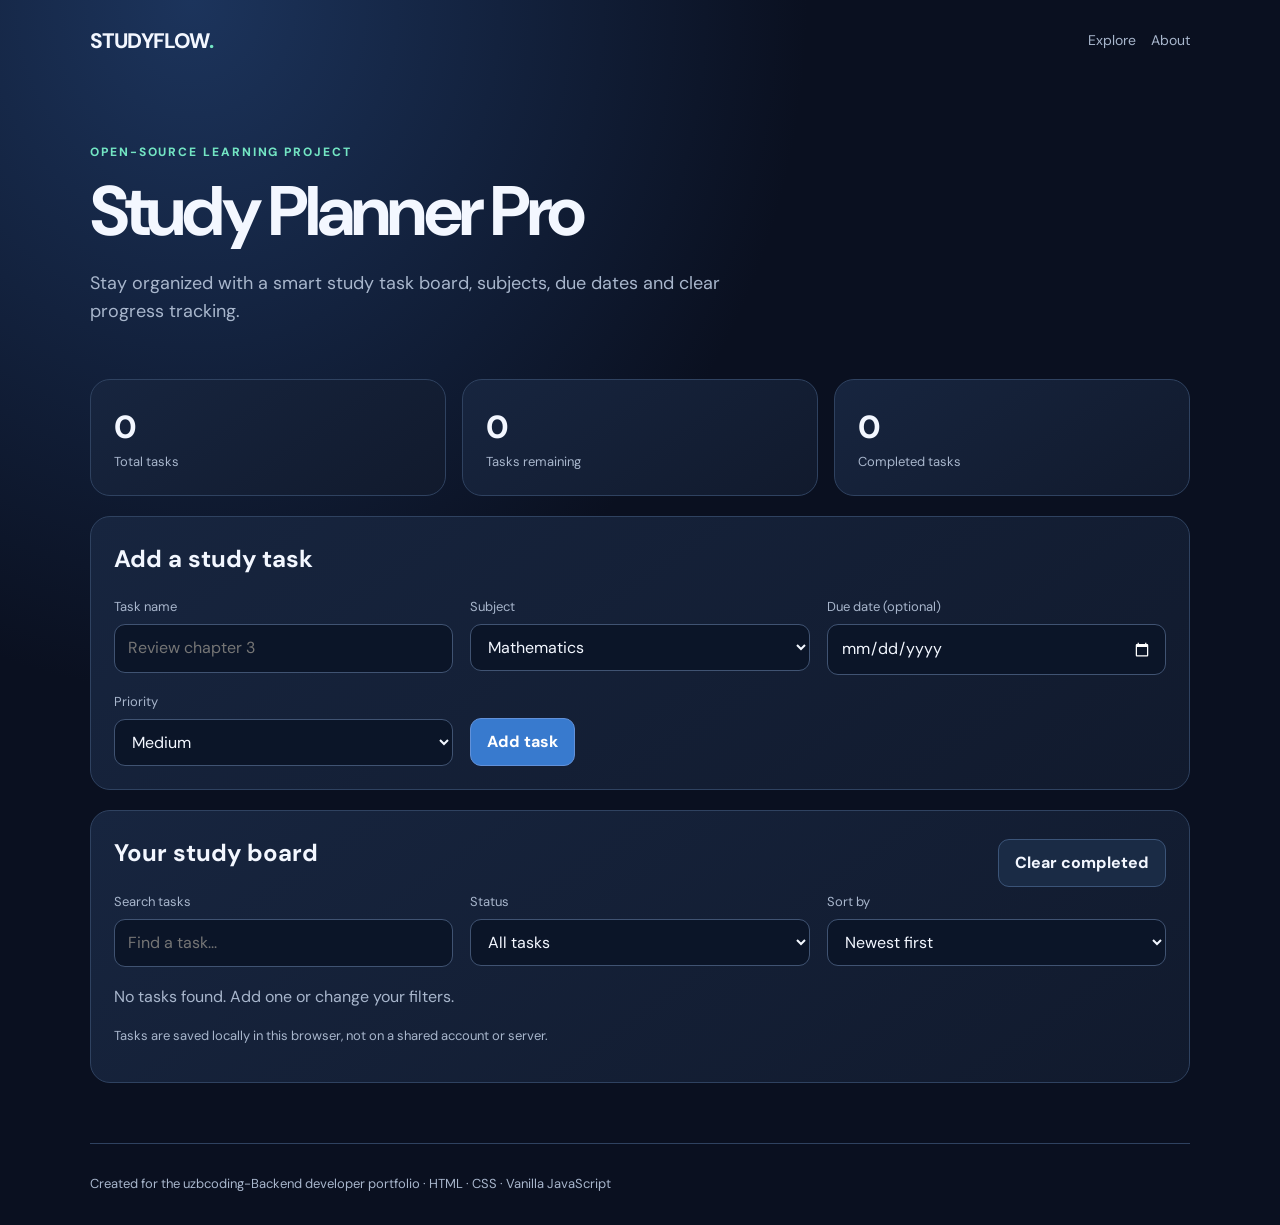
<file: repository-starters/study-planner-pro/index.html>
<!doctype html>
<html lang="en"><head><meta charset="utf-8"><meta name="viewport" content="width=device-width, initial-scale=1"><meta name="description" content="Stay organized with a smart study task board, subjects, due dates and clear progress tracking."><title>Study Planner Pro</title><link rel="stylesheet" href="./style.css"></head>
<body><div class="container"><header class="top"><a class="logo" href="./">STUDYFLOW<strong>.</strong></a><nav><a href="#main">Explore</a><a href="#about">About</a></nav></header>
<section class="hero"><div class="eyebrow">Open-source learning project</div><h1>Study Planner Pro</h1><p>Stay organized with a smart study task board, subjects, due dates and clear progress tracking.</p></section>
<main id="main"><section class="stats"><div class="card"><div id="allCount" class="number">0</div><div class="meta">Total tasks</div></div><div class="card"><div id="openCount" class="number">0</div><div class="meta">Tasks remaining</div></div><div class="card"><div id="doneCount" class="number">0</div><div class="meta">Completed tasks</div></div></section>
<section class="card"><h2>Add a study task</h2><form id="form" class="grid"><div><label for="task">Task name</label><input required maxlength="100" id="task" placeholder="Review chapter 3"></div><div><label for="subject">Subject</label><select id="subject"><option>Mathematics</option><option>Computer Science</option><option>English</option><option>Physics</option><option>History</option><option>Other</option></select></div><div><label for="date">Due date (optional)</label><input id="date" type="date"></div><div><label for="priority">Priority</label><select id="priority"><option>Medium</option><option>High</option><option>Low</option></select></div><div style="align-self:end"><button class="btn" type="submit">Add task</button></div></form></section>
<section class="card"><div class="between"><h2>Your study board</h2><button class="btn secondary" id="clearDone">Clear completed</button></div><div class="grid" style="margin-bottom:18px"><div><label for="search">Search tasks</label><input id="search" placeholder="Find a task..."></div><div><label for="status">Status</label><select id="status"><option value="all">All tasks</option><option value="active">Not completed</option><option value="done">Completed</option></select></div><div><label for="sort">Sort by</label><select id="sort"><option value="new">Newest first</option><option value="date">Due date</option><option value="priority">Priority</option></select></div></div><div id="list" aria-live="polite"></div><p class="tip">Tasks are saved locally in this browser, not on a shared account or server.</p></section></main><footer id="about">Created for the uzbcoding-Backend developer portfolio · HTML · CSS · Vanilla JavaScript</footer></div><script src="./script.js" defer></script></body></html>
</file>
<file: assets/common.css>
:root{color-scheme:dark;--bg:#0a1020;--panel:#121c30;--panel2:#19253e;--stroke:#31415c;--ink:#f4f7ff;--muted:#a4b2cb;--accent:#6ca9ff;--green:#60e0bb;--red:#ff8794}*{box-sizing:border-box}html{scroll-behavior:smooth}body{margin:0;background:radial-gradient(ellipse at 10% 0%,#182e55 0,transparent 38%),var(--bg);color:var(--ink);font:16px/1.5 system-ui,-apple-system,Segoe UI,sans-serif;min-height:100vh}h1,h2,h3,p{margin-top:0}h1{font-size:clamp(31px,4vw,52px);line-height:1.12;letter-spacing:-.04em}h2{font-size:24px}h3{font-size:18px}a{color:inherit}button,input,select,textarea{font:inherit}button{cursor:pointer}button:focus-visible,a:focus-visible,input:focus-visible,select:focus-visible,textarea:focus-visible{outline:2px solid var(--green);outline-offset:3px}.wrap{max-width:1050px;margin:0 auto;padding:24px}.top{display:flex;align-items:center;justify-content:space-between;gap:15px;padding:8px 0 48px}.brand{font-size:19px;letter-spacing:.06em;font-weight:900;text-decoration:none}.brand span,.eyebrow{color:var(--green)}.link{color:var(--accent);text-decoration:none}.link:hover{text-decoration:underline}.hero{padding:15px 0 26px}.eyebrow{font-size:12px;text-transform:uppercase;letter-spacing:.18em;font-weight:800}.sub{max-width:720px;color:var(--muted);font-size:17px}.panel{padding:24px;background:linear-gradient(155deg,#17243b,#101828);border:1px solid var(--stroke);border-radius:19px;box-shadow:0 17px 50px #02070d25;margin:16px 0}.grid{display:grid;grid-template-columns:repeat(2,minmax(0,1fr));gap:16px}.grid3{display:grid;grid-template-columns:repeat(3,minmax(0,1fr));gap:16px}.row{display:flex;align-items:center;flex-wrap:wrap;gap:10px}.between{display:flex;align-items:center;justify-content:space-between;gap:12px}.stack{display:grid;gap:12px}.btn{display:inline-flex;align-items:center;justify-content:center;padding:11px 16px;border-radius:11px;border:1px solid #4f7bbb;background:#4789e9;color:#fff;font-weight:750;text-decoration:none;min-height:43px}.btn.secondary{background:#1a2a44;border-color:var(--stroke);color:#dfebfb}.btn.danger{background:#562d3b;border-color:#8e4553;color:#ffd9df}.btn:disabled{opacity:.46;cursor:not-allowed}.btn:hover:not(:disabled){filter:brightness(1.12)}.input,textarea,select{width:100%;background:#0d1628;color:var(--ink);border:1px solid #3c4b67;border-radius:11px;padding:12px;min-width:0}textarea{min-height:140px;resize:vertical}.label{display:block;color:var(--muted);font-size:13px;margin-bottom:6px}.muted,small{color:var(--muted)}.stat{font-size:33px;font-weight:900;letter-spacing:-.03em}.statlabel{color:var(--muted);font-size:13px}.pill{display:inline-block;padding:4px 10px;border:1px solid #4b6380;border-radius:100px;font-size:12px;color:var(--green);background:#17263c}.item{padding:15px;border-bottom:1px solid var(--stroke)}.item:last-child{border-bottom:0}pre{padding:16px;overflow-x:auto;background:#080f20;border:1px solid #29415a;border-radius:12px;line-height:1.65;font-size:13px;color:#c6e4ff;white-space:pre-wrap;overflow-wrap:anywhere}.tabs{display:flex;gap:8px;flex-wrap:wrap;margin-bottom:16px}.tabs button{background:#1b2b46;border:1px solid #405776;border-radius:10px;color:#e3edff;padding:10px 13px}.tabs button.active{background:#367bce}footer{padding:35px 0;color:var(--muted);font-size:13px}.success{color:var(--green)}.error{color:var(--red)}@media(max-width:680px){.grid,.grid3{grid-template-columns:1fr}.wrap{padding:18px}.panel{padding:17px}.top{padding-bottom:28px}h1{font-size:36px}}
</file>
<file: repository-starters/java-mastery-course/style.css>
@import url('https://fonts.googleapis.com/css2?family=DM+Sans:wght@400;500;600;700;800&display=swap');
:root{color-scheme:dark;--bg:#0a1020;--card:#111d33;--line:#2f4260;--text:#f3f7ff;--muted:#a8b6cc;--main:#72a7ff;--mint:#73e5c3;--danger:#ff8b99}*{box-sizing:border-box}html{scroll-behavior:smooth}body{margin:0;min-height:100vh;background:radial-gradient(ellipse at 15% 0,#1c345c 0,transparent 40%),var(--bg);color:var(--text);font:16px/1.55 'DM Sans',system-ui,sans-serif}button,input,select,textarea{font:inherit}button{cursor:pointer}button:focus-visible,input:focus-visible,a:focus-visible,select:focus-visible{outline:3px solid var(--mint);outline-offset:3px}.container{width:min(1100px,calc(100% - 40px));margin:auto}.top{padding:25px 0;display:flex;align-items:center;justify-content:space-between;gap:15px}.logo{color:var(--text);font-weight:800;font-size:21px;text-decoration:none;letter-spacing:-.04em}.logo strong{color:var(--mint)}.top nav{display:flex;gap:15px}.top nav a{color:var(--muted);text-decoration:none;font-size:14px}.top nav a:hover{color:white}.hero{padding:60px 0 35px}.eyebrow{color:var(--mint);letter-spacing:.16em;text-transform:uppercase;font-size:12px;font-weight:800}.hero h1{font-size:clamp(40px,6.2vw,70px);line-height:1.08;letter-spacing:-.055em;max-width:850px;margin:13px 0 20px}.hero p{font-size:18px;max-width:680px;color:var(--muted)}.layout{display:grid;grid-template-columns:300px 1fr;gap:20px}.card{border:1px solid var(--line);border-radius:20px;background:linear-gradient(145deg,#17253f,#111a2d);padding:23px;margin-bottom:20px}.card h2{margin-top:0;font-size:24px}.card h3{margin:0 0 10px}.muted,.tip{color:var(--muted)}.tip{font-size:13px}.btn{padding:11px 16px;border:1px solid #6291d9;background:#387ace;color:white;border-radius:11px;font-weight:750;white-space:normal}.btn.secondary{background:#1a2b45;border-color:#3b5478;color:var(--text)}.btn.danger{background:#582b3b;border-color:#955064;color:#ffe8e9}.btn:disabled{opacity:.5;cursor:not-allowed}.btn:hover:not(:disabled){filter:brightness(1.13)}input,select,textarea{width:100%;padding:11px 13px;color:var(--text);background:#0b1528;border:1px solid #405372;border-radius:11px;min-width:0}label{display:block;font-size:13px;color:var(--muted);margin-bottom:7px}.row{display:flex;gap:10px;align-items:center;flex-wrap:wrap}.between{display:flex;justify-content:space-between;align-items:center;gap:10px}.stack{display:grid;gap:10px}.grid{display:grid;grid-template-columns:repeat(3,minmax(0,1fr));gap:17px}.stats{display:grid;grid-template-columns:repeat(3,minmax(0,1fr));gap:16px}.number{font-size:32px;font-weight:800;letter-spacing:-.05em}.meta{font-size:13px;color:var(--muted)}.pill{background:#19334a;border:1px solid #3d6c79;padding:4px 9px;border-radius:30px;color:var(--mint);font-size:12px}.line{border-bottom:1px solid var(--line);padding:15px 0}.line:last-child{border-bottom:0}.small{font-size:13px}pre{padding:18px;border-radius:14px;background:#071123;border:1px solid #2a425e;color:#c9e5ff;white-space:pre-wrap;overflow-wrap:anywhere;line-height:1.7;overflow:auto}footer{margin-top:60px;padding:30px 0;border-top:1px solid var(--line);color:var(--muted);font-size:13px}.notice{padding:14px 17px;border-radius:12px;background:#1d2f40;color:#c4eee0;border:1px solid #345b68;margin-bottom:16px}.success{color:var(--mint)}.error{color:var(--danger)}@media(max-width:760px){.layout{grid-template-columns:1fr}.grid,.stats{grid-template-columns:1fr 1fr}.hero{padding:30px 0}.card{padding:17px}.top nav{gap:7px}}@media(max-width:500px){.grid,.stats{grid-template-columns:1fr}.top nav{display:none}}
</file>
<file: repository-starters/nova-shop/style.css>
@import url('https://fonts.googleapis.com/css2?family=DM+Sans:wght@400;500;600;700;800&display=swap');
:root{color-scheme:dark;--bg:#0a1020;--card:#111d33;--line:#2f4260;--text:#f3f7ff;--muted:#a8b6cc;--main:#72a7ff;--mint:#73e5c3;--danger:#ff8b99}*{box-sizing:border-box}html{scroll-behavior:smooth}body{margin:0;min-height:100vh;background:radial-gradient(ellipse at 15% 0,#1c345c 0,transparent 40%),var(--bg);color:var(--text);font:16px/1.55 'DM Sans',system-ui,sans-serif}button,input,select,textarea{font:inherit}button{cursor:pointer}button:focus-visible,input:focus-visible,a:focus-visible,select:focus-visible{outline:3px solid var(--mint);outline-offset:3px}.container{width:min(1100px,calc(100% - 40px));margin:auto}.top{padding:25px 0;display:flex;align-items:center;justify-content:space-between;gap:15px}.logo{color:var(--text);font-weight:800;font-size:21px;text-decoration:none;letter-spacing:-.04em}.logo strong{color:var(--mint)}.top nav{display:flex;gap:15px}.top nav a{color:var(--muted);text-decoration:none;font-size:14px}.top nav a:hover{color:white}.hero{padding:60px 0 35px}.eyebrow{color:var(--mint);letter-spacing:.16em;text-transform:uppercase;font-size:12px;font-weight:800}.hero h1{font-size:clamp(40px,6.2vw,70px);line-height:1.08;letter-spacing:-.055em;max-width:850px;margin:13px 0 20px}.hero p{font-size:18px;max-width:680px;color:var(--muted)}.layout{display:grid;grid-template-columns:300px 1fr;gap:20px}.card{border:1px solid var(--line);border-radius:20px;background:linear-gradient(145deg,#17253f,#111a2d);padding:23px;margin-bottom:20px}.card h2{margin-top:0;font-size:24px}.card h3{margin:0 0 10px}.muted,.tip{color:var(--muted)}.tip{font-size:13px}.btn{padding:11px 16px;border:1px solid #6291d9;background:#387ace;color:white;border-radius:11px;font-weight:750;white-space:normal}.btn.secondary{background:#1a2b45;border-color:#3b5478;color:var(--text)}.btn.danger{background:#582b3b;border-color:#955064;color:#ffe8e9}.btn:disabled{opacity:.5;cursor:not-allowed}.btn:hover:not(:disabled){filter:brightness(1.13)}input,select,textarea{width:100%;padding:11px 13px;color:var(--text);background:#0b1528;border:1px solid #405372;border-radius:11px;min-width:0}label{display:block;font-size:13px;color:var(--muted);margin-bottom:7px}.row{display:flex;gap:10px;align-items:center;flex-wrap:wrap}.between{display:flex;justify-content:space-between;align-items:center;gap:10px}.stack{display:grid;gap:10px}.grid{display:grid;grid-template-columns:repeat(3,minmax(0,1fr));gap:17px}.stats{display:grid;grid-template-columns:repeat(3,minmax(0,1fr));gap:16px}.number{font-size:32px;font-weight:800;letter-spacing:-.05em}.meta{font-size:13px;color:var(--muted)}.pill{background:#19334a;border:1px solid #3d6c79;padding:4px 9px;border-radius:30px;color:var(--mint);font-size:12px}.line{border-bottom:1px solid var(--line);padding:15px 0}.line:last-child{border-bottom:0}.small{font-size:13px}pre{padding:18px;border-radius:14px;background:#071123;border:1px solid #2a425e;color:#c9e5ff;white-space:pre-wrap;overflow-wrap:anywhere;line-height:1.7;overflow:auto}footer{margin-top:60px;padding:30px 0;border-top:1px solid var(--line);color:var(--muted);font-size:13px}.notice{padding:14px 17px;border-radius:12px;background:#1d2f40;color:#c4eee0;border:1px solid #345b68;margin-bottom:16px}.success{color:var(--mint)}.error{color:var(--danger)}@media(max-width:760px){.layout{grid-template-columns:1fr}.grid,.stats{grid-template-columns:1fr 1fr}.hero{padding:30px 0}.card{padding:17px}.top nav{gap:7px}}@media(max-width:500px){.grid,.stats{grid-template-columns:1fr}.top nav{display:none}}
</file>
<file: repository-starters/study-planner-pro/style.css>
@import url('https://fonts.googleapis.com/css2?family=DM+Sans:wght@400;500;600;700;800&display=swap');
:root{color-scheme:dark;--bg:#0a1020;--card:#111d33;--line:#2f4260;--text:#f3f7ff;--muted:#a8b6cc;--main:#72a7ff;--mint:#73e5c3;--danger:#ff8b99}*{box-sizing:border-box}html{scroll-behavior:smooth}body{margin:0;min-height:100vh;background:radial-gradient(ellipse at 15% 0,#1c345c 0,transparent 40%),var(--bg);color:var(--text);font:16px/1.55 'DM Sans',system-ui,sans-serif}button,input,select,textarea{font:inherit}button{cursor:pointer}button:focus-visible,input:focus-visible,a:focus-visible,select:focus-visible{outline:3px solid var(--mint);outline-offset:3px}.container{width:min(1100px,calc(100% - 40px));margin:auto}.top{padding:25px 0;display:flex;align-items:center;justify-content:space-between;gap:15px}.logo{color:var(--text);font-weight:800;font-size:21px;text-decoration:none;letter-spacing:-.04em}.logo strong{color:var(--mint)}.top nav{display:flex;gap:15px}.top nav a{color:var(--muted);text-decoration:none;font-size:14px}.top nav a:hover{color:white}.hero{padding:60px 0 35px}.eyebrow{color:var(--mint);letter-spacing:.16em;text-transform:uppercase;font-size:12px;font-weight:800}.hero h1{font-size:clamp(40px,6.2vw,70px);line-height:1.08;letter-spacing:-.055em;max-width:850px;margin:13px 0 20px}.hero p{font-size:18px;max-width:680px;color:var(--muted)}.layout{display:grid;grid-template-columns:300px 1fr;gap:20px}.card{border:1px solid var(--line);border-radius:20px;background:linear-gradient(145deg,#17253f,#111a2d);padding:23px;margin-bottom:20px}.card h2{margin-top:0;font-size:24px}.card h3{margin:0 0 10px}.muted,.tip{color:var(--muted)}.tip{font-size:13px}.btn{padding:11px 16px;border:1px solid #6291d9;background:#387ace;color:white;border-radius:11px;font-weight:750;white-space:normal}.btn.secondary{background:#1a2b45;border-color:#3b5478;color:var(--text)}.btn.danger{background:#582b3b;border-color:#955064;color:#ffe8e9}.btn:disabled{opacity:.5;cursor:not-allowed}.btn:hover:not(:disabled){filter:brightness(1.13)}input,select,textarea{width:100%;padding:11px 13px;color:var(--text);background:#0b1528;border:1px solid #405372;border-radius:11px;min-width:0}label{display:block;font-size:13px;color:var(--muted);margin-bottom:7px}.row{display:flex;gap:10px;align-items:center;flex-wrap:wrap}.between{display:flex;justify-content:space-between;align-items:center;gap:10px}.stack{display:grid;gap:10px}.grid{display:grid;grid-template-columns:repeat(3,minmax(0,1fr));gap:17px}.stats{display:grid;grid-template-columns:repeat(3,minmax(0,1fr));gap:16px}.number{font-size:32px;font-weight:800;letter-spacing:-.05em}.meta{font-size:13px;color:var(--muted)}.pill{background:#19334a;border:1px solid #3d6c79;padding:4px 9px;border-radius:30px;color:var(--mint);font-size:12px}.line{border-bottom:1px solid var(--line);padding:15px 0}.line:last-child{border-bottom:0}.small{font-size:13px}pre{padding:18px;border-radius:14px;background:#071123;border:1px solid #2a425e;color:#c9e5ff;white-space:pre-wrap;overflow-wrap:anywhere;line-height:1.7;overflow:auto}footer{margin-top:60px;padding:30px 0;border-top:1px solid var(--line);color:var(--muted);font-size:13px}.notice{padding:14px 17px;border-radius:12px;background:#1d2f40;color:#c4eee0;border:1px solid #345b68;margin-bottom:16px}.success{color:var(--mint)}.error{color:var(--danger)}@media(max-width:760px){.layout{grid-template-columns:1fr}.grid,.stats{grid-template-columns:1fr 1fr}.hero{padding:30px 0}.card{padding:17px}.top nav{gap:7px}}@media(max-width:500px){.grid,.stats{grid-template-columns:1fr}.top nav{display:none}}
</file>
